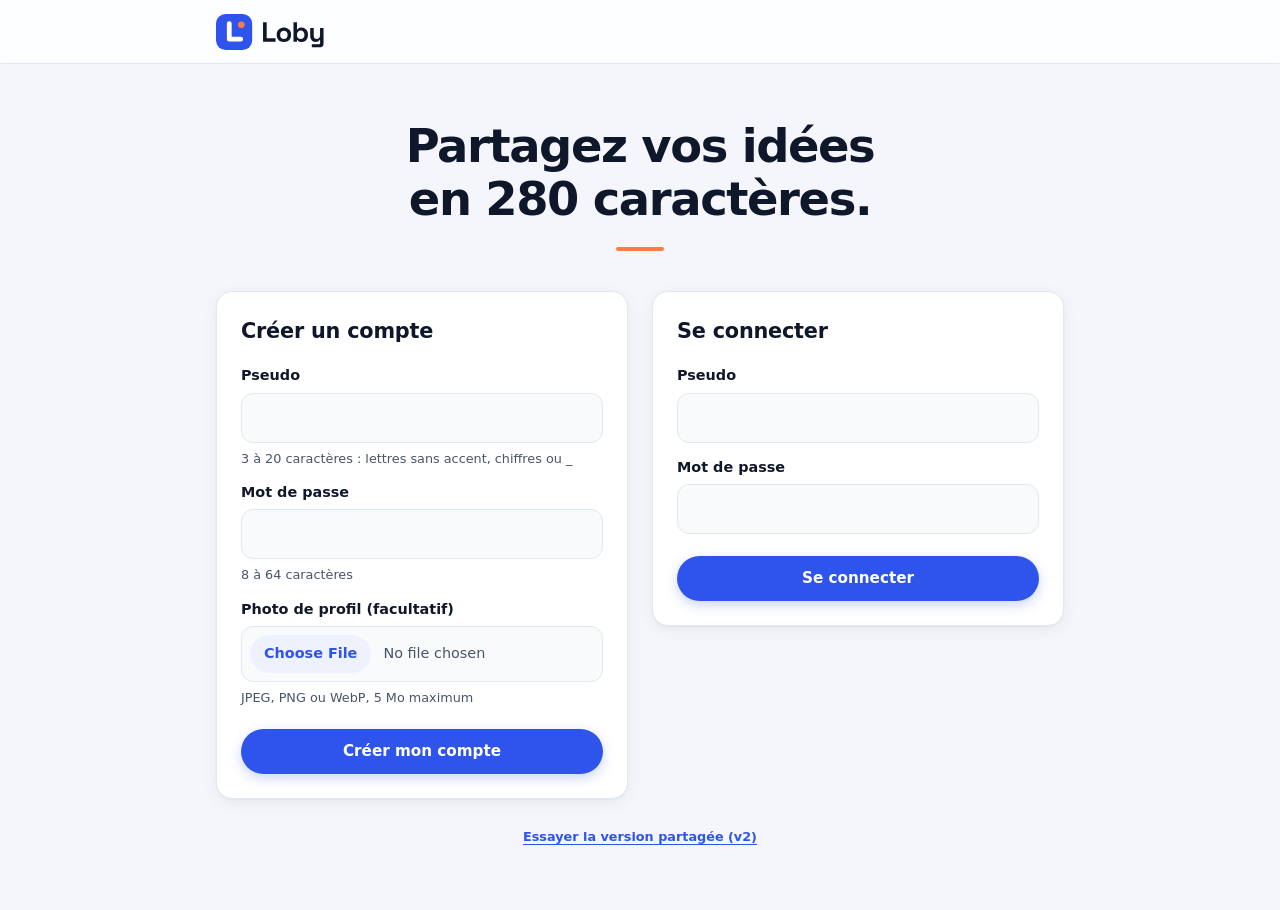
<file: index.html>
<!DOCTYPE html>
<!--
  Fichier : index.html
  Rôle    : page d'accueil de Loby, avec les formulaires « Créer un compte » et « Se connecter ».
            Après une inscription ou une connexion réussie, on est redirigé vers fil.html.
  Membre  : Membre 4 (en-têtes de sécurité) et Membre 1 (formulaires de comptes)
-->
<html lang="fr">
<head>
  <!-- Encodage des caractères : doit être la toute première balise pour bien afficher les accents. -->
  <meta charset="UTF-8">

  <!--
    SÉCURITÉ : Content-Security-Policy (CSP). Liste blanche de ce que la page a le droit de charger.
    Si un attaquant réussit à injecter du code dans la page (attaque XSS), le navigateur refusera de l'exécuter.
    - default-src 'self' : par défaut, uniquement des fichiers venant de notre propre site.
    - script-src 'self' : scripts seulement depuis nos fichiers .js (aucun <script> inline, aucun onclick, pas d'eval).
    - style-src 'self'  : styles seulement depuis css/style.css (aucun attribut style="..." ni <style>).
    - img-src 'self' data: : images depuis notre site, ou écrites directement dans la page sous forme de
      « data URL » (texte "data:image/jpeg;base64,..."). C'est nécessaire car les photos (profil et posts)
      sont gardées dans le localStorage sous cette forme. C'est sans danger : data: n'est autorisé QUE pour
      les images, pas pour les scripts (script-src reste 'self'), une image affichée dans <img> ne peut pas
      exécuter de JavaScript, et images.js n'affiche que des JPEG redessinés par notre canvas.
      Aucune adresse externe n'est autorisée : pas d'image piégée chargée depuis un autre site.
    - object-src 'none' : aucun plugin (<object>, <embed>), souvent utilisés pour exécuter du code.
    - base-uri 'self'   : empêche d'injecter une balise <base> qui détournerait tous nos chemins relatifs.
    - form-action 'self': les formulaires ne peuvent envoyer leurs données que vers notre site (pas de vol d'identifiants).
    Placée juste après charset pour s'appliquer avant le chargement de toute autre ressource.
  -->
  <meta http-equiv="Content-Security-Policy"
        content="default-src 'self'; script-src 'self'; style-src 'self'; img-src 'self' data:; object-src 'none'; base-uri 'self'; form-action 'self'">

  <!-- Adapte l'affichage à la largeur de l'écran (téléphones). -->
  <meta name="viewport" content="width=device-width, initial-scale=1">

  <!-- SÉCURITÉ : n'envoie jamais l'adresse de notre page aux autres sites (fuite d'informations via l'en-tête Referer). -->
  <meta name="referrer" content="no-referrer">

  <title>Loby — Connexion</title>

  <!-- Icônes du site (chemins RELATIFS : le site est publié dans un sous-dossier sur GitHub Pages). -->
  <!-- Icône de l'onglet en SVG : nette à toutes les tailles (navigateurs récents). -->
  <link rel="icon" href="assets/favicon/favicon.svg" type="image/svg+xml">
  <!-- Solution de secours pour les navigateurs qui ne lisent pas le SVG. -->
  <link rel="icon" href="assets/favicon/favicon.ico" sizes="48x48">
  <!-- Icône quand on ajoute le site à l'écran d'accueil d'un iPhone. -->
  <link rel="apple-touch-icon" href="assets/favicon/apple-touch-icon.png">
  <!-- Fiche d'identité du site (nom + icônes Android). -->
  <link rel="manifest" href="assets/favicon/site.webmanifest">
  <!-- Couleur de la barre du navigateur sur mobile (couleur principale de Loby). -->
  <meta name="theme-color" content="#2F54EB">

  <!-- Feuille de style externe (les styles inline sont interdits par la CSP). -->
  <link rel="stylesheet" href="css/style.css">
</head>
<body>
  <header class="en-tete">
    <img src="assets/logo/loby-horizontal-bleu.svg" alt="Loby" height="40">
  </header>

  <main class="contenu contenu--accueil">
    <h1 class="accroche">Partagez vos idées en 280 caractères.</h1>

    <div class="grille-formulaires">
      <!-- Formulaire d'inscription. -->
      <section class="carte">
        <h2 class="carte-titre">Créer un compte</h2>
        <!--
          SÉCURITÉ : validation HTML (required, minlength, maxlength, pattern). Première barrière contre
          les saisies hors règles ; elle est revérifiée en JavaScript (validation.js) car elle se contourne avec F12.
          Pas d'attribut "action" : l'envoi est géré en JS (comptes.js), les données ne quittent jamais le navigateur.
        -->
        <form id="formulaire-inscription" class="formulaire">
          <label for="inscription-pseudo">Pseudo</label>
          <input type="text" id="inscription-pseudo" name="pseudo"
                 required minlength="3" maxlength="20" pattern="[A-Za-z0-9_]{3,20}" autocomplete="username">
          <p class="aide">3 à 20 caractères : lettres sans accent, chiffres ou _</p>

          <label for="inscription-mot-de-passe">Mot de passe</label>
          <!-- autocomplete="new-password" : le gestionnaire de mots de passe propose un mot de passe fort. -->
          <input type="password" id="inscription-mot-de-passe" name="mot-de-passe"
                 required minlength="8" maxlength="64" autocomplete="new-password">
          <p class="aide">8 à 64 caractères</p>

          <label for="inscription-photo">Photo de profil (facultatif)</label>
          <!--
            SÉCURITÉ : accept limite la fenêtre de choix aux images JPEG, PNG et WebP (pas de SVG, qui peut contenir
            du JavaScript). C'est seulement une aide : images.js revérifie le type, les premiers octets et le poids,
            puis redessine l'image pour supprimer les métadonnées (position GPS…).
          -->
          <input type="file" id="inscription-photo" name="photo" accept="image/jpeg,image/png,image/webp">
          <p class="aide">JPEG, PNG ou WebP, 5 Mo maximum</p>

          <!-- Zone des messages d'erreur (remplie en JS avec textContent). aria-live : lue par les lecteurs d'écran. -->
          <p id="message-inscription" class="message-erreur" aria-live="polite"></p>
          <button type="submit" id="bouton-inscription" class="bouton bouton--principal">Créer mon compte</button>
        </form>
      </section>

      <!-- Formulaire de connexion. -->
      <section class="carte">
        <h2 class="carte-titre">Se connecter</h2>
        <!-- SÉCURITÉ : mêmes règles HTML que l'inscription, revérifiées en JavaScript. -->
        <form id="formulaire-connexion" class="formulaire">
          <label for="connexion-pseudo">Pseudo</label>
          <input type="text" id="connexion-pseudo" name="pseudo"
                 required minlength="3" maxlength="20" pattern="[A-Za-z0-9_]{3,20}" autocomplete="username">

          <label for="connexion-mot-de-passe">Mot de passe</label>
          <input type="password" id="connexion-mot-de-passe" name="mot-de-passe"
                 required minlength="8" maxlength="64" autocomplete="current-password">

          <p id="message-connexion" class="message-erreur" aria-live="polite"></p>
          <button type="submit" id="bouton-connexion" class="bouton bouton--principal">Se connecter</button>
        </form>
      </section>
    </div>
    <p class="aide"><a href="v2/index.html">Essayer la version partagée (v2)</a></p>
  </main>

  <!--
    SÉCURITÉ : scripts uniquement dans des fichiers .js séparés (aucun <script> inline), seul cas autorisé
    par la CSP (script-src 'self'). Placés en fin de page pour que les formulaires existent déjà.
    L'ordre compte : chaque fichier utilise les fonctions des fichiers chargés avant lui.
  -->
  <script src="js/stockage.js"></script>
  <script src="js/validation.js"></script>
  <script src="js/hachage.js"></script>
  <script src="js/images.js"></script>
  <script src="js/comptes.js"></script>
</body>
</html>
</file>
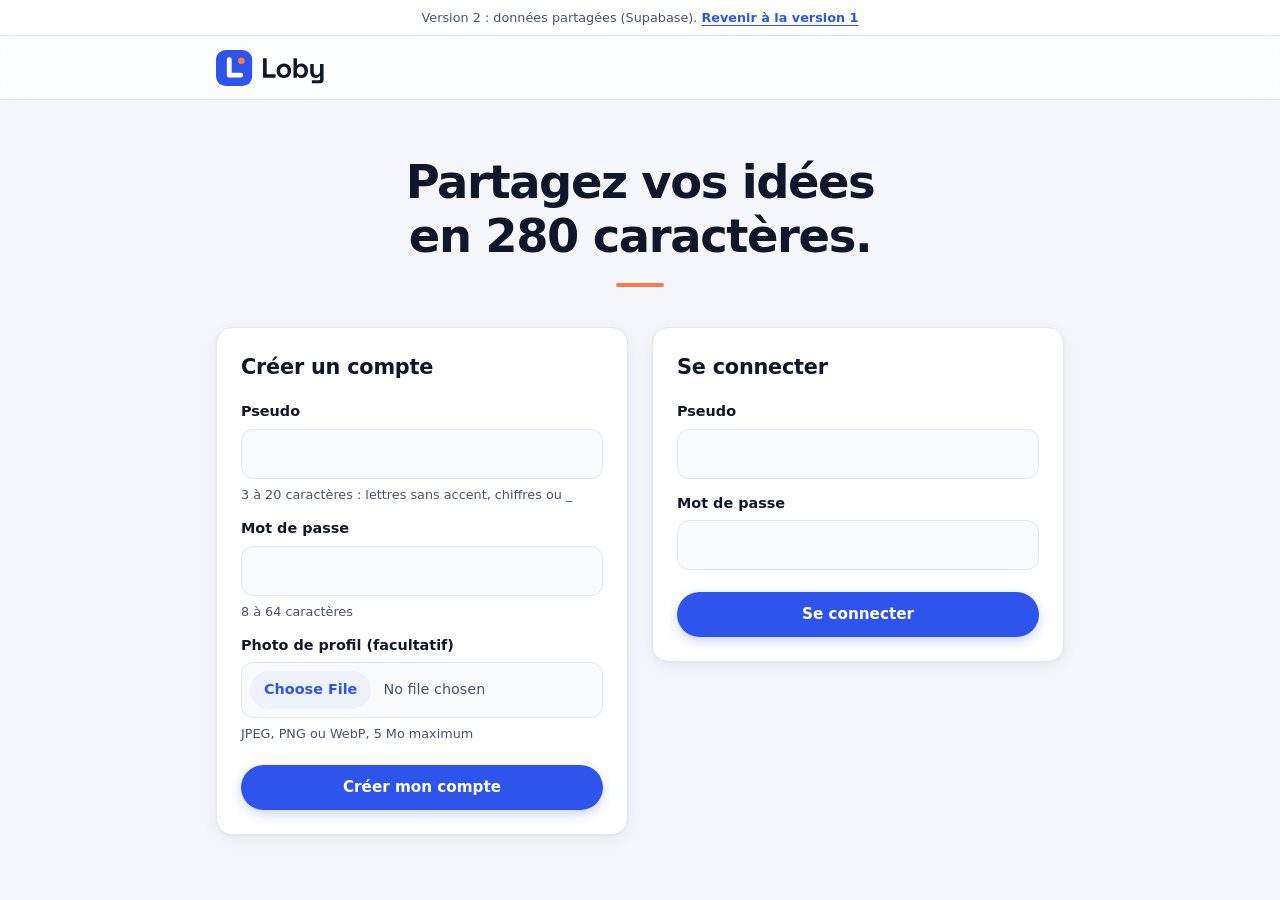
<file: v2/index.html>
<!DOCTYPE html>
<!--
  Fichier : v2/index.html
  Rôle    : page d'accueil de la version 2 de Loby (données partagées avec Supabase), avec les formulaires
            « Créer un compte » et « Se connecter ». Après une inscription ou une connexion réussie : fil.html.
  Membre  : Membre 4 (en-têtes de sécurité) et Membre 1 (formulaires de comptes)
-->
<html lang="fr">
<head>
  <!-- Encodage des caractères : doit être la toute première balise pour bien afficher les accents. -->
  <meta charset="UTF-8">

  <!--
    SÉCURITÉ : Content-Security-Policy (CSP), la même qu'en version 1 (voir ../index.html pour le détail
    de chaque directive), avec UNE directive en plus :
    - connect-src 'self' https://tcskegpdoldosfefhmvy.supabase.co : fetch() ne peut contacter que notre site
      et NOTRE projet Supabase. Si un attaquant réussissait à injecter du code, il ne pourrait pas envoyer
      les données (jeton de connexion, posts) vers son propre serveur : le navigateur bloquerait la requête.
    data: reste autorisé uniquement pour les images (photos en data URL), jamais pour les scripts.
  -->
  <meta http-equiv="Content-Security-Policy"
        content="default-src 'self'; script-src 'self'; style-src 'self'; img-src 'self' data:; connect-src 'self' https://tcskegpdoldosfefhmvy.supabase.co; object-src 'none'; base-uri 'self'; form-action 'self'">

  <!-- Adapte l'affichage à la largeur de l'écran (téléphones). -->
  <meta name="viewport" content="width=device-width, initial-scale=1">

  <!-- SÉCURITÉ : n'envoie jamais l'adresse de notre page aux autres sites (fuite d'informations via l'en-tête Referer). -->
  <meta name="referrer" content="no-referrer">

  <title>Loby v2 — Connexion</title>

  <!-- Icônes et feuille de style de la version 1, réutilisées (chemins RELATIFS : ../ remonte d'un dossier). -->
  <link rel="icon" href="../assets/favicon/favicon.svg" type="image/svg+xml">
  <link rel="icon" href="../assets/favicon/favicon.ico" sizes="48x48">
  <link rel="apple-touch-icon" href="../assets/favicon/apple-touch-icon.png">
  <link rel="manifest" href="../assets/favicon/site.webmanifest">
  <meta name="theme-color" content="#2F54EB">
  <link rel="stylesheet" href="../css/style.css">
</head>
<body>
  <!-- Bandeau de la version 2 (styles déjà existants : en-tete + aide). -->
  <p class="en-tete aide">Version 2 : données partagées (Supabase). <a href="../index.html">Revenir à la version 1</a></p>

  <header class="en-tete">
    <img src="../assets/logo/loby-horizontal-bleu.svg" alt="Loby" height="40">
  </header>

  <main class="contenu contenu--accueil">
    <h1 class="accroche">Partagez vos idées en 280 caractères.</h1>

    <div class="grille-formulaires">
      <!-- Formulaire d'inscription. -->
      <section class="carte">
        <h2 class="carte-titre">Créer un compte</h2>
        <!--
          SÉCURITÉ : validation HTML (required, minlength, maxlength, pattern), revérifiée en JavaScript
          (../js/validation.js) puis par la base Supabase elle-même (contrainte check sur le pseudo).
          Pas d'attribut "action" : l'envoi est géré en JS (js/comptes.js).
        -->
        <form id="formulaire-inscription" class="formulaire">
          <label for="inscription-pseudo">Pseudo</label>
          <input type="text" id="inscription-pseudo" name="pseudo"
                 required minlength="3" maxlength="20" pattern="[A-Za-z0-9_]{3,20}" autocomplete="username">
          <p class="aide">3 à 20 caractères : lettres sans accent, chiffres ou _</p>

          <label for="inscription-mot-de-passe">Mot de passe</label>
          <input type="password" id="inscription-mot-de-passe" name="mot-de-passe"
                 required minlength="8" maxlength="64" autocomplete="new-password">
          <p class="aide">8 à 64 caractères</p>

          <label for="inscription-photo">Photo de profil (facultatif)</label>
          <!-- SÉCURITÉ : accept limite le choix aux JPEG, PNG et WebP ; images.js revérifie tout (type, octets, poids). -->
          <input type="file" id="inscription-photo" name="photo" accept="image/jpeg,image/png,image/webp">
          <p class="aide">JPEG, PNG ou WebP, 5 Mo maximum</p>

          <p id="message-inscription" class="message-erreur" aria-live="polite"></p>
          <button type="submit" id="bouton-inscription" class="bouton bouton--principal">Créer mon compte</button>
        </form>
      </section>

      <!-- Formulaire de connexion. -->
      <section class="carte">
        <h2 class="carte-titre">Se connecter</h2>
        <!-- SÉCURITÉ : mêmes règles HTML que l'inscription, revérifiées en JavaScript. -->
        <form id="formulaire-connexion" class="formulaire">
          <label for="connexion-pseudo">Pseudo</label>
          <input type="text" id="connexion-pseudo" name="pseudo"
                 required minlength="3" maxlength="20" pattern="[A-Za-z0-9_]{3,20}" autocomplete="username">

          <label for="connexion-mot-de-passe">Mot de passe</label>
          <input type="password" id="connexion-mot-de-passe" name="mot-de-passe"
                 required minlength="8" maxlength="64" autocomplete="current-password">

          <p id="message-connexion" class="message-erreur" aria-live="polite"></p>
          <button type="submit" id="bouton-connexion" class="bouton bouton--principal">Se connecter</button>
        </form>
      </section>
    </div>
  </main>

  <!--
    SÉCURITÉ : scripts uniquement dans des fichiers .js séparés (aucun <script> inline), seul cas autorisé
    par la CSP (script-src 'self'). validation.js et images.js sont ceux de la version 1, réutilisés sans copie.
    L'ordre compte : chaque fichier utilise les fonctions des fichiers chargés avant lui.
  -->
  <script src="../js/validation.js"></script>
  <script src="../js/images.js"></script>
  <script src="js/config.js"></script>
  <script src="js/supabase.js"></script>
  <script src="js/comptes.js"></script>
</body>
</html>
</file>
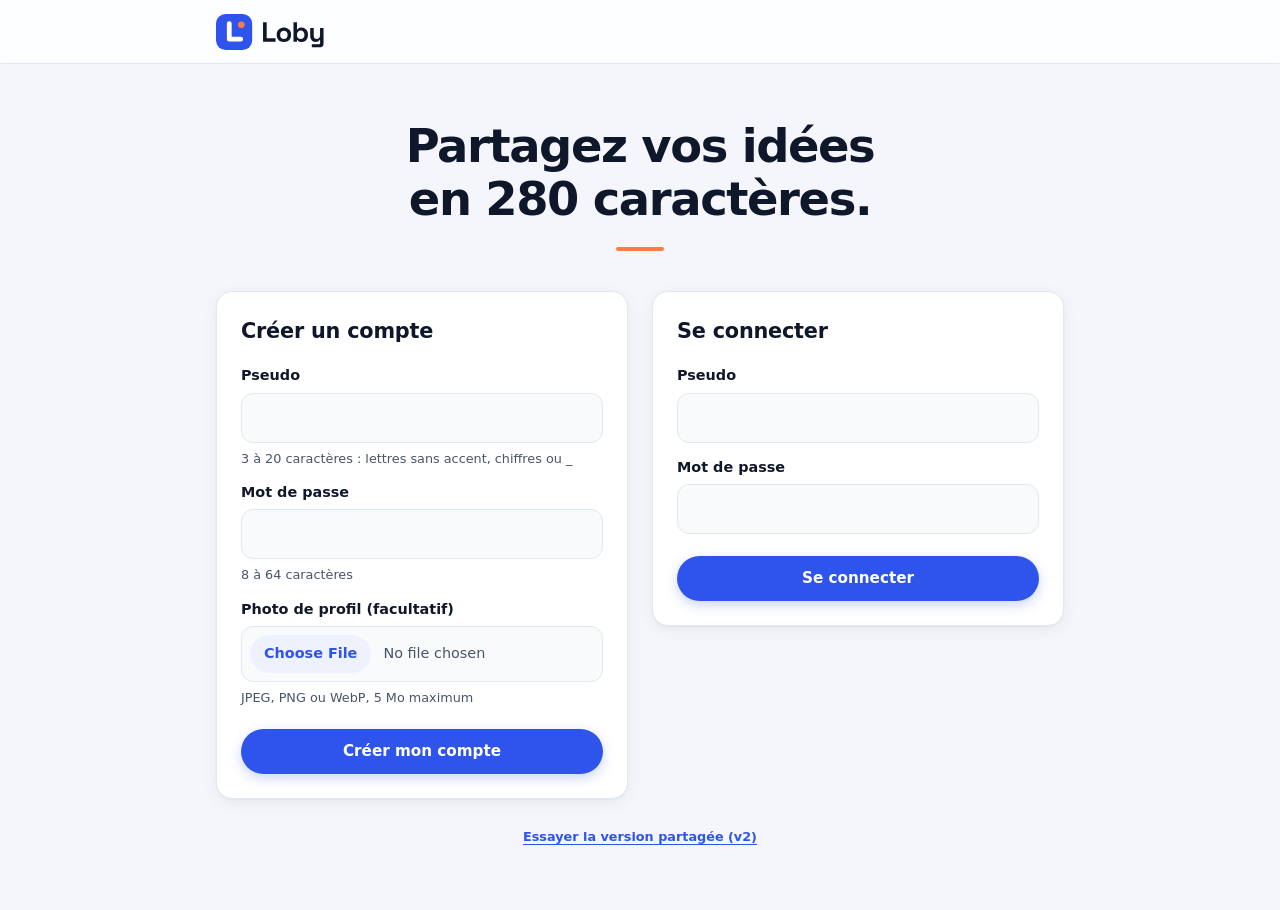
<file: fil.html>
<!DOCTYPE html>
<!--
  Fichier : fil.html
  Rôle    : page du fil d'actualité de Loby (réservée aux utilisateurs connectés) : posts de tous les comptes,
            du plus récent au plus ancien, menu de navigation et bouton « + » pour publier.
  Membre  : Membre 3 (fil d'actualité et interface)
-->
<html lang="fr">
<head>
  <!-- Encodage des caractères : doit être la toute première balise pour bien afficher les accents. -->
  <meta charset="UTF-8">

  <!--
    SÉCURITÉ : Content-Security-Policy (CSP). Liste blanche de ce que la page a le droit de charger.
    Si un attaquant réussit à injecter du code dans la page (attaque XSS), le navigateur refusera de l'exécuter.
    - default-src 'self' : par défaut, uniquement des fichiers venant de notre propre site.
    - script-src 'self' : scripts seulement depuis nos fichiers .js (aucun <script> inline, aucun onclick, pas d'eval).
    - style-src 'self'  : styles seulement depuis css/style.css (aucun attribut style="..." ni <style>).
    - img-src 'self' data: : images depuis notre site, ou écrites directement dans la page sous forme de
      « data URL » (texte "data:image/jpeg;base64,..."). C'est nécessaire car les photos (profil et posts)
      sont gardées dans le localStorage sous cette forme. C'est sans danger : data: n'est autorisé QUE pour
      les images, pas pour les scripts (script-src reste 'self'), une image affichée dans <img> ne peut pas
      exécuter de JavaScript, et images.js n'affiche que des JPEG redessinés par notre canvas.
      Aucune adresse externe n'est autorisée : pas d'image piégée chargée depuis un autre site.
    - object-src 'none' : aucun plugin (<object>, <embed>), souvent utilisés pour exécuter du code.
    - base-uri 'self'   : empêche d'injecter une balise <base> qui détournerait tous nos chemins relatifs.
    - form-action 'self': les formulaires ne peuvent envoyer leurs données que vers notre site (pas de vol de données).
    Placée juste après charset pour s'appliquer avant le chargement de toute autre ressource.
  -->
  <meta http-equiv="Content-Security-Policy"
        content="default-src 'self'; script-src 'self'; style-src 'self'; img-src 'self' data:; object-src 'none'; base-uri 'self'; form-action 'self'">

  <!-- Adapte l'affichage à la largeur de l'écran (téléphones). -->
  <meta name="viewport" content="width=device-width, initial-scale=1">

  <!-- SÉCURITÉ : n'envoie jamais l'adresse de notre page aux autres sites (fuite d'informations via l'en-tête Referer). -->
  <meta name="referrer" content="no-referrer">

  <title>Loby — Fil d'actualité</title>

  <!-- Icônes du site (chemins RELATIFS : le site est publié dans un sous-dossier sur GitHub Pages). -->
  <!-- Icône de l'onglet en SVG : nette à toutes les tailles (navigateurs récents). -->
  <link rel="icon" href="assets/favicon/favicon.svg" type="image/svg+xml">
  <!-- Solution de secours pour les navigateurs qui ne lisent pas le SVG. -->
  <link rel="icon" href="assets/favicon/favicon.ico" sizes="48x48">
  <!-- Icône quand on ajoute le site à l'écran d'accueil d'un iPhone. -->
  <link rel="apple-touch-icon" href="assets/favicon/apple-touch-icon.png">
  <!-- Fiche d'identité du site (nom + icônes Android). -->
  <link rel="manifest" href="assets/favicon/site.webmanifest">
  <!-- Couleur de la barre du navigateur sur mobile (couleur principale de Loby). -->
  <meta name="theme-color" content="#2F54EB">

  <!-- Feuille de style externe (les styles inline sont interdits par la CSP). -->
  <link rel="stylesheet" href="css/style.css">
</head>
<body>
  <!-- En-tête : logo, menu (Fil, Profil) et avatar qui mène au profil. Identique sur les 3 pages connectées. -->
  <header class="en-tete en-tete--connecte">
    <img src="assets/logo/loby-horizontal-bleu.svg" alt="Loby" height="40">
    <!--
      Menu principal : dans l'en-tête sur ordinateur, barre d'onglets en bas de l'écran sur téléphone (style.css).
      aria-current="page" marque l'onglet de la page ouverte (lecteurs d'écran + style). Les icônes SVG sont
      décoratives (aria-hidden) : le libellé écrit à côté suffit.
    -->
    <nav class="navigation" aria-label="Navigation principale">
      <a href="fil.html" class="navigation-lien" aria-current="page">
        <svg class="icone" viewBox="0 0 24 24" width="24" height="24" aria-hidden="true" focusable="false">
          <path d="M3 10.5 12 3l9 7.5V20a1 1 0 0 1-1 1h-5v-6H9v6H4a1 1 0 0 1-1-1z"/>
        </svg>
        <span>Fil</span>
      </a>
      <a href="profil.html" class="navigation-lien">
        <svg class="icone" viewBox="0 0 24 24" width="24" height="24" aria-hidden="true" focusable="false">
          <circle cx="12" cy="8" r="4"/>
          <path d="M4 21a8 8 0 0 1 16 0"/>
        </svg>
        <span>Profil</span>
      </a>
    </nav>
    <!-- Avatar de l'utilisateur connecté (rempli en JS par cartes.js) : lien vers son profil. -->
    <a href="profil.html" id="lien-avatar" class="bouton-avatar" aria-label="Mon profil"></a>
  </header>

  <main class="contenu contenu--connecte">
    <h1 class="titre-cache">Fil d'actualité</h1>

    <!-- Le fil : les posts sont construits en JS avec createElement + textContent (jamais innerHTML). -->
    <section aria-labelledby="titre-fil">
      <h2 id="titre-fil" class="titre-section titre-section--haut">Fil</h2>
      <!-- Erreurs liées aux likes et aux suppressions (cartes.js). -->
      <p id="message-posts" class="message-erreur message-erreur--haut" aria-live="polite"></p>
      <div id="liste-posts"></div>
    </section>
  </main>

  <!-- Bouton rond « + » toujours visible : c'est un simple lien vers la page de publication. -->
  <a href="publier.html" class="bouton-flottant" aria-label="Publier un post">
    <svg class="icone" viewBox="0 0 24 24" width="28" height="28" aria-hidden="true" focusable="false">
      <path d="M12 5v14M5 12h14"/>
    </svg>
  </a>

  <!--
    SÉCURITÉ : scripts uniquement dans des fichiers .js séparés (aucun <script> inline), seul cas autorisé
    par la CSP (script-src 'self'). Placés en fin de page pour que les éléments existent déjà.
    fil.js vérifie la session dès son chargement (verifierConnexion, cartes.js) et redirige vers index.html
    si personne n'est connecté.
  -->
  <script src="js/stockage.js"></script>
  <script src="js/validation.js"></script>
  <script src="js/images.js"></script>
  <script src="js/posts.js"></script>
  <script src="js/cartes.js"></script>
  <script src="js/fil.js"></script>
</body>
</html>
</file>
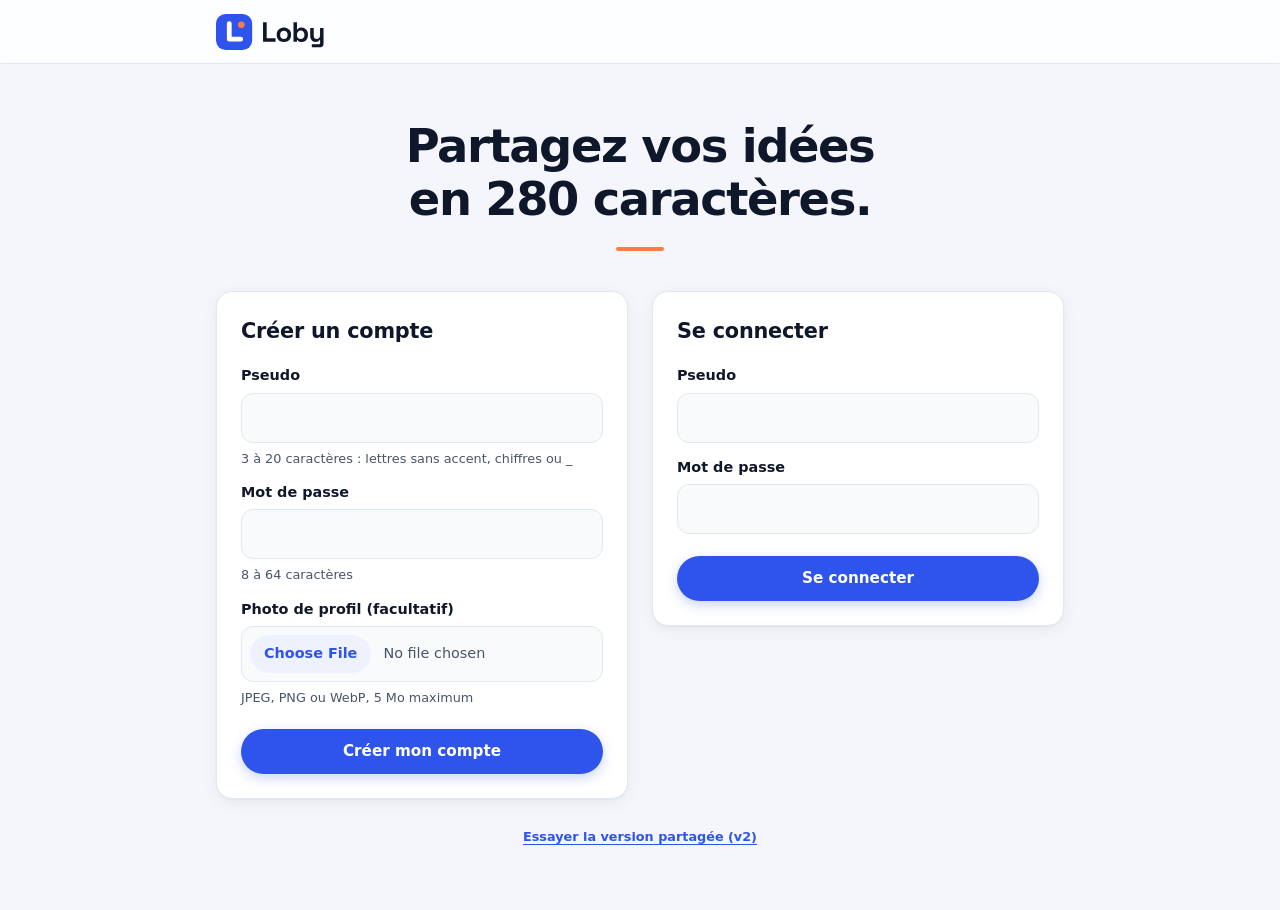
<file: profil.html>
<!DOCTYPE html>
<!--
  Fichier : profil.html
  Rôle    : page Profil de Loby (réservée aux utilisateurs connectés) : avatar et pseudo, changement de photo
            de profil, nombre de posts et de likes reçus, liste de mes posts uniquement, déconnexion.
  Membre  : Membre 1 (comptes)
-->
<html lang="fr">
<head>
  <!-- Encodage des caractères : doit être la toute première balise pour bien afficher les accents. -->
  <meta charset="UTF-8">

  <!--
    SÉCURITÉ : Content-Security-Policy (CSP). Liste blanche de ce que la page a le droit de charger.
    Si un attaquant réussit à injecter du code dans la page (attaque XSS), le navigateur refusera de l'exécuter.
    - default-src 'self' : par défaut, uniquement des fichiers venant de notre propre site.
    - script-src 'self' : scripts seulement depuis nos fichiers .js (aucun <script> inline, aucun onclick, pas d'eval).
    - style-src 'self'  : styles seulement depuis css/style.css (aucun attribut style="..." ni <style>).
    - img-src 'self' data: : images depuis notre site, ou écrites directement dans la page sous forme de
      « data URL » (texte "data:image/jpeg;base64,..."). C'est nécessaire car les photos (profil et posts)
      sont gardées dans le localStorage sous cette forme. C'est sans danger : data: n'est autorisé QUE pour
      les images, pas pour les scripts (script-src reste 'self'), une image affichée dans <img> ne peut pas
      exécuter de JavaScript, et images.js n'affiche que des JPEG redessinés par notre canvas.
      Aucune adresse externe n'est autorisée : pas d'image piégée chargée depuis un autre site.
    - object-src 'none' : aucun plugin (<object>, <embed>), souvent utilisés pour exécuter du code.
    - base-uri 'self'   : empêche d'injecter une balise <base> qui détournerait tous nos chemins relatifs.
    - form-action 'self': les formulaires ne peuvent envoyer leurs données que vers notre site (pas de vol de données).
    Placée juste après charset pour s'appliquer avant le chargement de toute autre ressource.
  -->
  <meta http-equiv="Content-Security-Policy"
        content="default-src 'self'; script-src 'self'; style-src 'self'; img-src 'self' data:; object-src 'none'; base-uri 'self'; form-action 'self'">

  <!-- Adapte l'affichage à la largeur de l'écran (téléphones). -->
  <meta name="viewport" content="width=device-width, initial-scale=1">

  <!-- SÉCURITÉ : n'envoie jamais l'adresse de notre page aux autres sites (fuite d'informations via l'en-tête Referer). -->
  <meta name="referrer" content="no-referrer">

  <title>Loby — Mon profil</title>

  <!-- Icônes du site (chemins RELATIFS : le site est publié dans un sous-dossier sur GitHub Pages). -->
  <!-- Icône de l'onglet en SVG : nette à toutes les tailles (navigateurs récents). -->
  <link rel="icon" href="assets/favicon/favicon.svg" type="image/svg+xml">
  <!-- Solution de secours pour les navigateurs qui ne lisent pas le SVG. -->
  <link rel="icon" href="assets/favicon/favicon.ico" sizes="48x48">
  <!-- Icône quand on ajoute le site à l'écran d'accueil d'un iPhone. -->
  <link rel="apple-touch-icon" href="assets/favicon/apple-touch-icon.png">
  <!-- Fiche d'identité du site (nom + icônes Android). -->
  <link rel="manifest" href="assets/favicon/site.webmanifest">
  <!-- Couleur de la barre du navigateur sur mobile (couleur principale de Loby). -->
  <meta name="theme-color" content="#2F54EB">

  <!-- Feuille de style externe (les styles inline sont interdits par la CSP). -->
  <link rel="stylesheet" href="css/style.css">
</head>
<body>
  <!-- En-tête : logo, menu (Fil, Profil) et avatar qui mène au profil. Identique sur les 3 pages connectées. -->
  <header class="en-tete en-tete--connecte">
    <img src="assets/logo/loby-horizontal-bleu.svg" alt="Loby" height="40">
    <!--
      Menu principal : dans l'en-tête sur ordinateur, barre d'onglets en bas de l'écran sur téléphone (style.css).
      aria-current="page" marque l'onglet de la page ouverte (lecteurs d'écran + style). Les icônes SVG sont
      décoratives (aria-hidden) : le libellé écrit à côté suffit.
    -->
    <nav class="navigation" aria-label="Navigation principale">
      <a href="fil.html" class="navigation-lien">
        <svg class="icone" viewBox="0 0 24 24" width="24" height="24" aria-hidden="true" focusable="false">
          <path d="M3 10.5 12 3l9 7.5V20a1 1 0 0 1-1 1h-5v-6H9v6H4a1 1 0 0 1-1-1z"/>
        </svg>
        <span>Fil</span>
      </a>
      <a href="profil.html" class="navigation-lien" aria-current="page">
        <svg class="icone" viewBox="0 0 24 24" width="24" height="24" aria-hidden="true" focusable="false">
          <circle cx="12" cy="8" r="4"/>
          <path d="M4 21a8 8 0 0 1 16 0"/>
        </svg>
        <span>Profil</span>
      </a>
    </nav>
    <!-- Avatar de l'utilisateur connecté (rempli en JS par cartes.js) : lien vers son profil. -->
    <a href="profil.html" id="lien-avatar" class="bouton-avatar" aria-label="Mon profil"></a>
  </header>

  <main class="contenu contenu--connecte">
    <!-- Carte du profil : avatar, pseudo, chiffres et boutons (remplis en JS par profil.js, avec textContent). -->
    <section class="carte profil">
      <div id="profil-avatar" class="profil-avatar"></div>
      <h1 id="profil-pseudo" class="profil-pseudo"></h1>
      <!-- SÉCURITÉ : accept limite le choix aux JPEG, PNG et WebP ; images.js revérifie tout (type, octets, poids). -->
      <input type="file" id="champ-avatar" accept="image/jpeg,image/png,image/webp" hidden>
      <button type="button" id="bouton-avatar" class="bouton bouton--secondaire">Changer ma photo</button>
      <!-- Erreurs liées au changement de photo de profil (fichier refusé, stockage plein). -->
      <p id="message-avatar" class="message-erreur" aria-live="polite"></p>

      <div class="profil-chiffres">
        <p class="profil-chiffre"><strong id="nombre-posts">0</strong> <span>Posts</span></p>
        <p class="profil-chiffre"><strong id="nombre-likes">0</strong> <span>Likes reçus</span></p>
      </div>

      <button type="button" id="bouton-deconnexion" class="bouton bouton--secondaire">Se déconnecter</button>
    </section>

    <!-- Mes posts : construits en JS avec createElement + textContent (jamais innerHTML), comme dans le fil. -->
    <section aria-labelledby="titre-mes-posts">
      <h2 id="titre-mes-posts" class="titre-section">Mes posts</h2>
      <!-- Erreurs liées aux likes et aux suppressions (cartes.js). -->
      <p id="message-posts" class="message-erreur message-erreur--haut" aria-live="polite"></p>
      <div id="liste-posts"></div>
    </section>
  </main>

  <!-- Bouton rond « + » toujours visible : c'est un simple lien vers la page de publication. -->
  <a href="publier.html" class="bouton-flottant" aria-label="Publier un post">
    <svg class="icone" viewBox="0 0 24 24" width="28" height="28" aria-hidden="true" focusable="false">
      <path d="M12 5v14M5 12h14"/>
    </svg>
  </a>

  <!--
    SÉCURITÉ : scripts uniquement dans des fichiers .js séparés (aucun <script> inline), seul cas autorisé
    par la CSP (script-src 'self'). Placés en fin de page pour que les éléments existent déjà.
    profil.js vérifie la session dès son chargement (verifierConnexion, cartes.js) et redirige vers index.html
    si personne n'est connecté.
  -->
  <script src="js/stockage.js"></script>
  <script src="js/validation.js"></script>
  <script src="js/images.js"></script>
  <script src="js/posts.js"></script>
  <script src="js/cartes.js"></script>
  <script src="js/profil.js"></script>
</body>
</html>
</file>
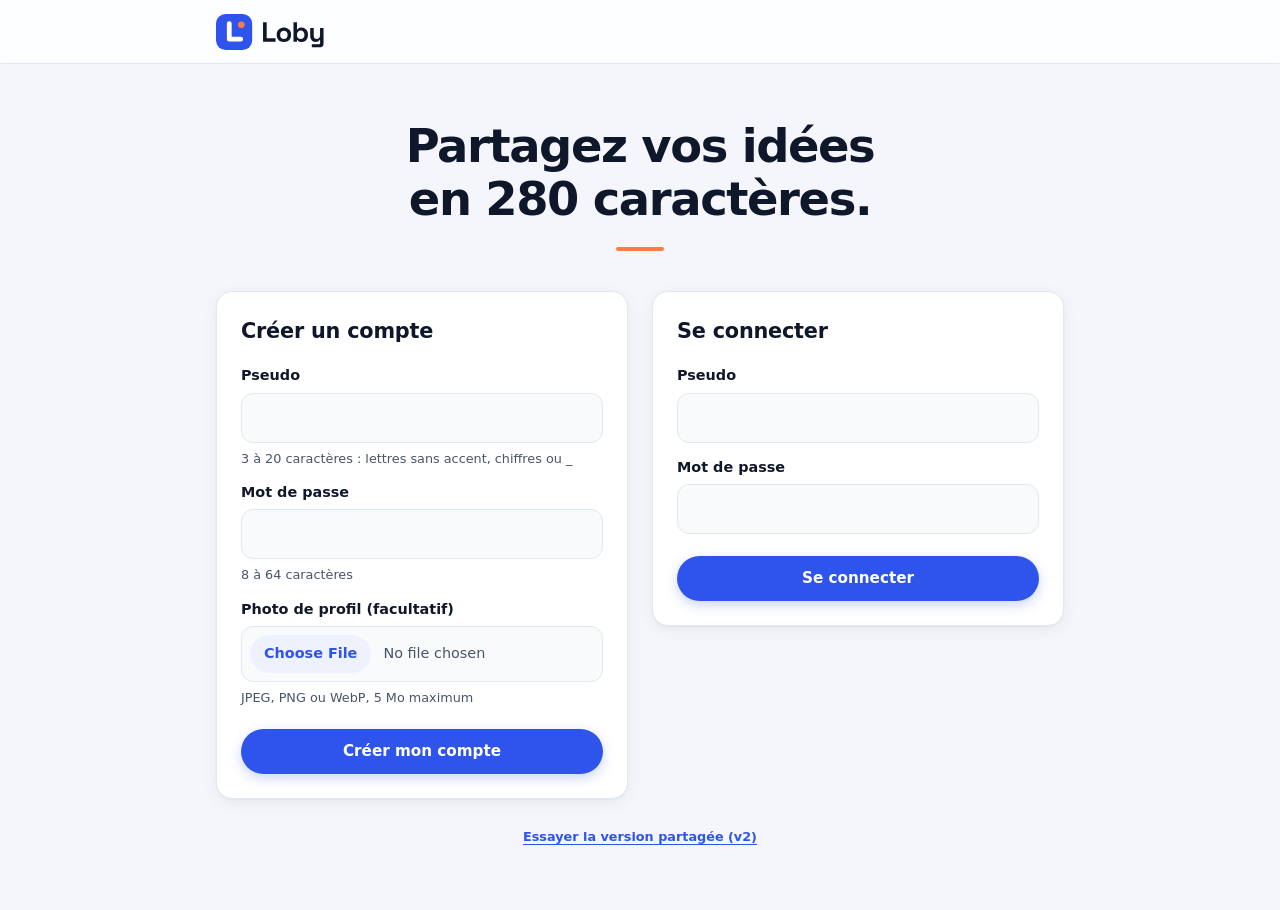
<file: publier.html>
<!DOCTYPE html>
<!--
  Fichier : publier.html
  Rôle    : page de publication de Loby (réservée aux utilisateurs connectés) : formulaire d'un nouveau post,
            avec une photo facultative (aperçu) et un texte de 280 caractères maximum. Retour au fil après publication.
  Membre  : Membre 2 (posts et photos)
-->
<html lang="fr">
<head>
  <!-- Encodage des caractères : doit être la toute première balise pour bien afficher les accents. -->
  <meta charset="UTF-8">

  <!--
    SÉCURITÉ : Content-Security-Policy (CSP). Liste blanche de ce que la page a le droit de charger.
    Si un attaquant réussit à injecter du code dans la page (attaque XSS), le navigateur refusera de l'exécuter.
    - default-src 'self' : par défaut, uniquement des fichiers venant de notre propre site.
    - script-src 'self' : scripts seulement depuis nos fichiers .js (aucun <script> inline, aucun onclick, pas d'eval).
    - style-src 'self'  : styles seulement depuis css/style.css (aucun attribut style="..." ni <style>).
    - img-src 'self' data: : images depuis notre site, ou écrites directement dans la page sous forme de
      « data URL » (texte "data:image/jpeg;base64,..."). C'est nécessaire car les photos (profil et posts)
      sont gardées dans le localStorage sous cette forme. C'est sans danger : data: n'est autorisé QUE pour
      les images, pas pour les scripts (script-src reste 'self'), une image affichée dans <img> ne peut pas
      exécuter de JavaScript, et images.js n'affiche que des JPEG redessinés par notre canvas.
      Aucune adresse externe n'est autorisée : pas d'image piégée chargée depuis un autre site.
    - object-src 'none' : aucun plugin (<object>, <embed>), souvent utilisés pour exécuter du code.
    - base-uri 'self'   : empêche d'injecter une balise <base> qui détournerait tous nos chemins relatifs.
    - form-action 'self': les formulaires ne peuvent envoyer leurs données que vers notre site (pas de vol de données).
    Placée juste après charset pour s'appliquer avant le chargement de toute autre ressource.
  -->
  <meta http-equiv="Content-Security-Policy"
        content="default-src 'self'; script-src 'self'; style-src 'self'; img-src 'self' data:; object-src 'none'; base-uri 'self'; form-action 'self'">

  <!-- Adapte l'affichage à la largeur de l'écran (téléphones). -->
  <meta name="viewport" content="width=device-width, initial-scale=1">

  <!-- SÉCURITÉ : n'envoie jamais l'adresse de notre page aux autres sites (fuite d'informations via l'en-tête Referer). -->
  <meta name="referrer" content="no-referrer">

  <title>Loby — Publier</title>

  <!-- Icônes du site (chemins RELATIFS : le site est publié dans un sous-dossier sur GitHub Pages). -->
  <!-- Icône de l'onglet en SVG : nette à toutes les tailles (navigateurs récents). -->
  <link rel="icon" href="assets/favicon/favicon.svg" type="image/svg+xml">
  <!-- Solution de secours pour les navigateurs qui ne lisent pas le SVG. -->
  <link rel="icon" href="assets/favicon/favicon.ico" sizes="48x48">
  <!-- Icône quand on ajoute le site à l'écran d'accueil d'un iPhone. -->
  <link rel="apple-touch-icon" href="assets/favicon/apple-touch-icon.png">
  <!-- Fiche d'identité du site (nom + icônes Android). -->
  <link rel="manifest" href="assets/favicon/site.webmanifest">
  <!-- Couleur de la barre du navigateur sur mobile (couleur principale de Loby). -->
  <meta name="theme-color" content="#2F54EB">

  <!-- Feuille de style externe (les styles inline sont interdits par la CSP). -->
  <link rel="stylesheet" href="css/style.css">
</head>
<body>
  <!-- En-tête : logo, menu (Fil, Profil) et avatar qui mène au profil. Identique sur les 3 pages connectées. -->
  <header class="en-tete en-tete--connecte">
    <img src="assets/logo/loby-horizontal-bleu.svg" alt="Loby" height="40">
    <!--
      Menu principal : dans l'en-tête sur ordinateur, barre d'onglets en bas de l'écran sur téléphone (style.css).
      aria-current="page" marque l'onglet de la page ouverte (lecteurs d'écran + style). Les icônes SVG sont
      décoratives (aria-hidden) : le libellé écrit à côté suffit.
    -->
    <nav class="navigation" aria-label="Navigation principale">
      <a href="fil.html" class="navigation-lien">
        <svg class="icone" viewBox="0 0 24 24" width="24" height="24" aria-hidden="true" focusable="false">
          <path d="M3 10.5 12 3l9 7.5V20a1 1 0 0 1-1 1h-5v-6H9v6H4a1 1 0 0 1-1-1z"/>
        </svg>
        <span>Fil</span>
      </a>
      <a href="profil.html" class="navigation-lien">
        <svg class="icone" viewBox="0 0 24 24" width="24" height="24" aria-hidden="true" focusable="false">
          <circle cx="12" cy="8" r="4"/>
          <path d="M4 21a8 8 0 0 1 16 0"/>
        </svg>
        <span>Profil</span>
      </a>
    </nav>
    <!-- Avatar de l'utilisateur connecté (rempli en JS par cartes.js) : lien vers son profil. -->
    <a href="profil.html" id="lien-avatar" class="bouton-avatar" aria-label="Mon profil"></a>
  </header>

  <main class="contenu contenu--connecte">
    <section class="carte" aria-labelledby="titre-publier">
      <h1 id="titre-publier" class="carte-titre">Nouveau post</h1>
      <!--
        SÉCURITÉ : validation HTML (maxlength="280"), revérifiée en JavaScript (validation.js) car cet attribut
        se contourne avec F12. Pas de "required" sur le texte : il est facultatif quand une photo est choisie.
        La règle « une photo OU un texte » est vérifiée en JavaScript (validation.js, posts.js).
        Pas d'attribut "action" : l'envoi est géré en JS (publier.js).
      -->
      <form id="formulaire-post" class="formulaire">
        <label for="image-post">Photo (facultatif)</label>
        <!-- SÉCURITÉ : accept limite le choix aux JPEG, PNG et WebP ; images.js revérifie tout (type, octets, poids). -->
        <input type="file" id="image-post" name="image" accept="image/jpeg,image/png,image/webp">
        <!-- Aperçu de la photo avant publication (caché tant qu'aucune photo n'est choisie). -->
        <div id="zone-apercu" class="apercu" hidden>
          <div id="apercu-photo"></div>
          <button type="button" id="bouton-retirer-image" class="bouton bouton--danger">Retirer la photo</button>
        </div>

        <!-- Libellé changé en JS (publier.js) : « Description » quand une photo est choisie, « Quoi de neuf ? » sinon. -->
        <label for="texte-post" id="libelle-texte-post">Quoi de neuf ?</label>
        <textarea id="texte-post" name="texte" rows="3" maxlength="280"></textarea>
        <div class="formulaire-pied">
          <!-- Compteur de caractères restants, mis à jour à chaque frappe (publier.js). -->
          <span id="compteur" class="compteur" aria-live="polite"></span>
          <div class="formulaire-boutons">
            <!-- Annuler : simple lien qui ramène au fil, rien n'est publié. -->
            <a href="fil.html" class="bouton bouton--petit">Annuler</a>
            <button type="submit" class="bouton bouton--principal">Publier</button>
          </div>
        </div>
        <p id="message-publication" class="message-erreur" aria-live="polite"></p>
      </form>
    </section>
  </main>

  <!--
    SÉCURITÉ : scripts uniquement dans des fichiers .js séparés (aucun <script> inline), seul cas autorisé
    par la CSP (script-src 'self'). Placés en fin de page pour que les éléments existent déjà.
    publier.js vérifie la session dès son chargement (verifierConnexion, cartes.js) et redirige vers index.html
    si personne n'est connecté.
  -->
  <script src="js/stockage.js"></script>
  <script src="js/validation.js"></script>
  <script src="js/images.js"></script>
  <script src="js/posts.js"></script>
  <script src="js/cartes.js"></script>
  <script src="js/publier.js"></script>
</body>
</html>
</file>
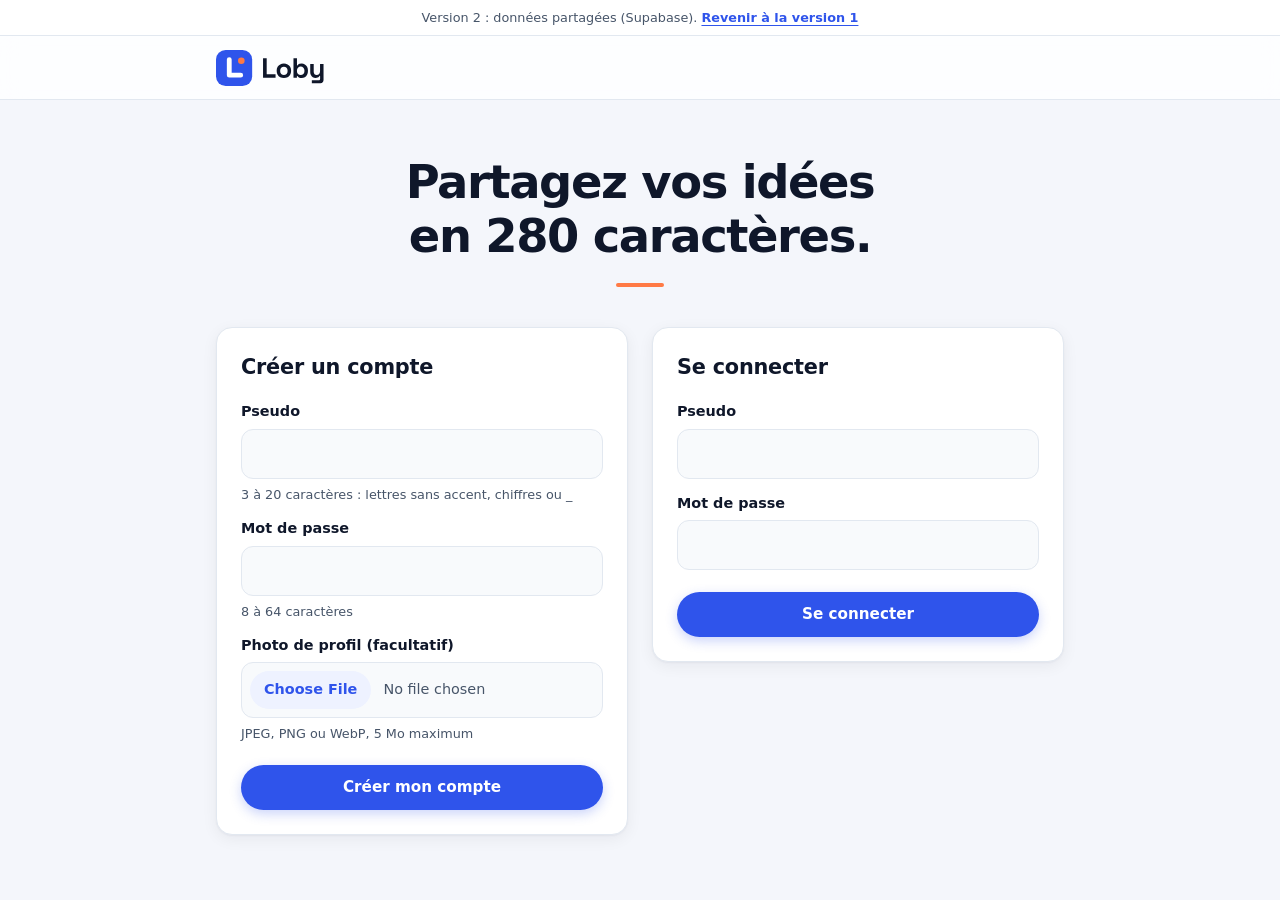
<file: v2/fil.html>
<!DOCTYPE html>
<!--
  Fichier : v2/fil.html
  Rôle    : page du fil de la version 2 de Loby (réservée aux utilisateurs connectés) : posts de tous
            les utilisateurs, lus dans Supabase, menu de navigation et bouton « + » pour publier.
  Membre  : Membre 3 (fil d'actualité et interface)
-->
<html lang="fr">
<head>
  <!-- Encodage des caractères : doit être la toute première balise pour bien afficher les accents. -->
  <meta charset="UTF-8">

  <!--
    SÉCURITÉ : Content-Security-Policy (CSP), la même qu'en version 1 (voir ../fil.html pour le détail
    de chaque directive), avec UNE directive en plus :
    - connect-src 'self' https://tcskegpdoldosfefhmvy.supabase.co : fetch() ne peut contacter que notre site
      et NOTRE projet Supabase. Si un attaquant réussissait à injecter du code, il ne pourrait pas envoyer
      les données (jeton de connexion, posts) vers son propre serveur : le navigateur bloquerait la requête.
    data: reste autorisé uniquement pour les images (photos en data URL), jamais pour les scripts.
  -->
  <meta http-equiv="Content-Security-Policy"
        content="default-src 'self'; script-src 'self'; style-src 'self'; img-src 'self' data:; connect-src 'self' https://tcskegpdoldosfefhmvy.supabase.co; object-src 'none'; base-uri 'self'; form-action 'self'">

  <!-- Adapte l'affichage à la largeur de l'écran (téléphones). -->
  <meta name="viewport" content="width=device-width, initial-scale=1">

  <!-- SÉCURITÉ : n'envoie jamais l'adresse de notre page aux autres sites (fuite d'informations via l'en-tête Referer). -->
  <meta name="referrer" content="no-referrer">

  <title>Loby v2 — Fil d'actualité</title>

  <!-- Icônes et feuille de style de la version 1, réutilisées (chemins RELATIFS : ../ remonte d'un dossier). -->
  <link rel="icon" href="../assets/favicon/favicon.svg" type="image/svg+xml">
  <link rel="icon" href="../assets/favicon/favicon.ico" sizes="48x48">
  <link rel="apple-touch-icon" href="../assets/favicon/apple-touch-icon.png">
  <link rel="manifest" href="../assets/favicon/site.webmanifest">
  <meta name="theme-color" content="#2F54EB">
  <link rel="stylesheet" href="../css/style.css">
</head>
<body>
  <!-- Bandeau de la version 2 (styles déjà existants : en-tete + aide). -->
  <p class="en-tete aide">Version 2 : données partagées (Supabase). <a href="../index.html">Revenir à la version 1</a></p>

  <!-- En-tête : logo, menu (Fil, Profil) et avatar qui mène au profil. Identique sur les 3 pages connectées. -->
  <header class="en-tete en-tete--connecte">
    <img src="../assets/logo/loby-horizontal-bleu.svg" alt="Loby" height="40">
    <!--
      Menu principal : dans l'en-tête sur ordinateur, barre d'onglets en bas de l'écran sur téléphone (style.css).
      aria-current="page" marque l'onglet de la page ouverte (lecteurs d'écran + style). Les icônes SVG sont
      décoratives (aria-hidden) : le libellé écrit à côté suffit.
    -->
    <nav class="navigation" aria-label="Navigation principale">
      <a href="fil.html" class="navigation-lien" aria-current="page">
        <svg class="icone" viewBox="0 0 24 24" width="24" height="24" aria-hidden="true" focusable="false">
          <path d="M3 10.5 12 3l9 7.5V20a1 1 0 0 1-1 1h-5v-6H9v6H4a1 1 0 0 1-1-1z"/>
        </svg>
        <span>Fil</span>
      </a>
      <a href="profil.html" class="navigation-lien">
        <svg class="icone" viewBox="0 0 24 24" width="24" height="24" aria-hidden="true" focusable="false">
          <circle cx="12" cy="8" r="4"/>
          <path d="M4 21a8 8 0 0 1 16 0"/>
        </svg>
        <span>Profil</span>
      </a>
    </nav>
    <!-- Avatar de l'utilisateur connecté (rempli en JS par js/cartes.js) : lien vers son profil. -->
    <a href="profil.html" id="lien-avatar" class="bouton-avatar" aria-label="Mon profil"></a>
  </header>

  <main class="contenu contenu--connecte">
    <h1 class="titre-cache">Fil d'actualité</h1>

    <!-- Le fil : les posts sont construits en JS avec createElement + textContent (jamais innerHTML). -->
    <section aria-labelledby="titre-fil">
      <h2 id="titre-fil" class="titre-section titre-section--haut">Fil</h2>
      <!-- Erreurs liées aux likes et aux suppressions (js/cartes.js). -->
      <p id="message-posts" class="message-erreur message-erreur--haut" aria-live="polite"></p>
      <div id="liste-posts"></div>
    </section>
  </main>

  <!-- Bouton rond « + » toujours visible : c'est un simple lien vers la page de publication. -->
  <a href="publier.html" class="bouton-flottant" aria-label="Publier un post">
    <svg class="icone" viewBox="0 0 24 24" width="28" height="28" aria-hidden="true" focusable="false">
      <path d="M12 5v14M5 12h14"/>
    </svg>
  </a>

  <!--
    SÉCURITÉ : scripts uniquement dans des fichiers .js séparés (aucun <script> inline), seul cas autorisé
    par la CSP (script-src 'self'). validation.js et images.js sont ceux de la version 1, réutilisés sans copie.
    js/fil.js vérifie la session dès son chargement (verifierConnexion, js/cartes.js) et redirige
    vers index.html si personne n'est connecté.
  -->
  <script src="../js/validation.js"></script>
  <script src="../js/images.js"></script>
  <script src="js/config.js"></script>
  <script src="js/supabase.js"></script>
  <script src="js/cartes.js"></script>
  <script src="js/fil.js"></script>
</body>
</html>
</file>
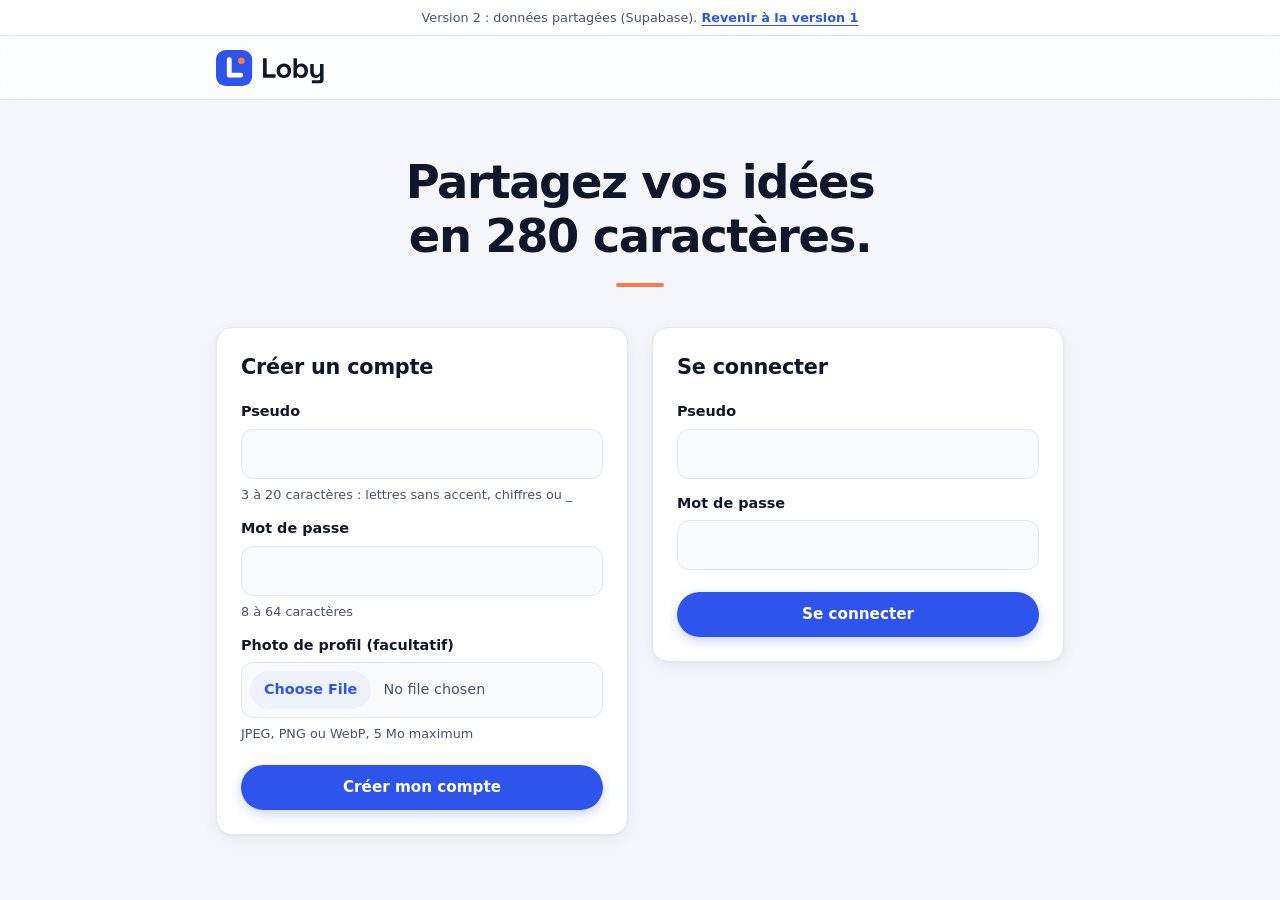
<file: v2/profil.html>
<!DOCTYPE html>
<!--
  Fichier : v2/profil.html
  Rôle    : page Profil de la version 2 de Loby (réservée aux utilisateurs connectés) : avatar et pseudo,
            changement de photo, nombre de posts et de likes reçus, mes posts (lus dans Supabase), déconnexion.
  Membre  : Membre 1 (comptes)
-->
<html lang="fr">
<head>
  <!-- Encodage des caractères : doit être la toute première balise pour bien afficher les accents. -->
  <meta charset="UTF-8">

  <!--
    SÉCURITÉ : Content-Security-Policy (CSP), la même qu'en version 1 (voir ../fil.html pour le détail
    de chaque directive), avec UNE directive en plus :
    - connect-src 'self' https://tcskegpdoldosfefhmvy.supabase.co : fetch() ne peut contacter que notre site
      et NOTRE projet Supabase. Si un attaquant réussissait à injecter du code, il ne pourrait pas envoyer
      les données (jeton de connexion, posts) vers son propre serveur : le navigateur bloquerait la requête.
    data: reste autorisé uniquement pour les images (photos en data URL), jamais pour les scripts.
  -->
  <meta http-equiv="Content-Security-Policy"
        content="default-src 'self'; script-src 'self'; style-src 'self'; img-src 'self' data:; connect-src 'self' https://tcskegpdoldosfefhmvy.supabase.co; object-src 'none'; base-uri 'self'; form-action 'self'">

  <!-- Adapte l'affichage à la largeur de l'écran (téléphones). -->
  <meta name="viewport" content="width=device-width, initial-scale=1">

  <!-- SÉCURITÉ : n'envoie jamais l'adresse de notre page aux autres sites (fuite d'informations via l'en-tête Referer). -->
  <meta name="referrer" content="no-referrer">

  <title>Loby v2 — Mon profil</title>

  <!-- Icônes et feuille de style de la version 1, réutilisées (chemins RELATIFS : ../ remonte d'un dossier). -->
  <link rel="icon" href="../assets/favicon/favicon.svg" type="image/svg+xml">
  <link rel="icon" href="../assets/favicon/favicon.ico" sizes="48x48">
  <link rel="apple-touch-icon" href="../assets/favicon/apple-touch-icon.png">
  <link rel="manifest" href="../assets/favicon/site.webmanifest">
  <meta name="theme-color" content="#2F54EB">
  <link rel="stylesheet" href="../css/style.css">
</head>
<body>
  <!-- Bandeau de la version 2 (styles déjà existants : en-tete + aide). -->
  <p class="en-tete aide">Version 2 : données partagées (Supabase). <a href="../index.html">Revenir à la version 1</a></p>

  <!-- En-tête : logo, menu (Fil, Profil) et avatar qui mène au profil. Identique sur les 3 pages connectées. -->
  <header class="en-tete en-tete--connecte">
    <img src="../assets/logo/loby-horizontal-bleu.svg" alt="Loby" height="40">
    <!--
      Menu principal : dans l'en-tête sur ordinateur, barre d'onglets en bas de l'écran sur téléphone (style.css).
      aria-current="page" marque l'onglet de la page ouverte (lecteurs d'écran + style). Les icônes SVG sont
      décoratives (aria-hidden) : le libellé écrit à côté suffit.
    -->
    <nav class="navigation" aria-label="Navigation principale">
      <a href="fil.html" class="navigation-lien">
        <svg class="icone" viewBox="0 0 24 24" width="24" height="24" aria-hidden="true" focusable="false">
          <path d="M3 10.5 12 3l9 7.5V20a1 1 0 0 1-1 1h-5v-6H9v6H4a1 1 0 0 1-1-1z"/>
        </svg>
        <span>Fil</span>
      </a>
      <a href="profil.html" class="navigation-lien" aria-current="page">
        <svg class="icone" viewBox="0 0 24 24" width="24" height="24" aria-hidden="true" focusable="false">
          <circle cx="12" cy="8" r="4"/>
          <path d="M4 21a8 8 0 0 1 16 0"/>
        </svg>
        <span>Profil</span>
      </a>
    </nav>
    <!-- Avatar de l'utilisateur connecté (rempli en JS par js/cartes.js) : lien vers son profil. -->
    <a href="profil.html" id="lien-avatar" class="bouton-avatar" aria-label="Mon profil"></a>
  </header>

  <main class="contenu contenu--connecte">
    <!-- Carte du profil : avatar, pseudo, chiffres et boutons (remplis en JS par js/profil.js, avec textContent). -->
    <section class="carte profil">
      <div id="profil-avatar" class="profil-avatar"></div>
      <h1 id="profil-pseudo" class="profil-pseudo"></h1>
      <!-- SÉCURITÉ : accept limite le choix aux JPEG, PNG et WebP ; images.js revérifie tout (type, octets, poids). -->
      <input type="file" id="champ-avatar" accept="image/jpeg,image/png,image/webp" hidden>
      <button type="button" id="bouton-avatar" class="bouton bouton--secondaire">Changer ma photo</button>
      <!-- Erreurs liées au changement de photo de profil (fichier refusé, refus du serveur). -->
      <p id="message-avatar" class="message-erreur" aria-live="polite"></p>

      <div class="profil-chiffres">
        <p class="profil-chiffre"><strong id="nombre-posts">0</strong> <span>Posts</span></p>
        <p class="profil-chiffre"><strong id="nombre-likes">0</strong> <span>Likes reçus</span></p>
      </div>

      <button type="button" id="bouton-deconnexion" class="bouton bouton--secondaire">Se déconnecter</button>
    </section>

    <!-- Mes posts : construits en JS avec createElement + textContent (jamais innerHTML), comme dans le fil. -->
    <section aria-labelledby="titre-mes-posts">
      <h2 id="titre-mes-posts" class="titre-section">Mes posts</h2>
      <!-- Erreurs liées aux likes et aux suppressions (js/cartes.js). -->
      <p id="message-posts" class="message-erreur message-erreur--haut" aria-live="polite"></p>
      <div id="liste-posts"></div>
    </section>
  </main>

  <!-- Bouton rond « + » toujours visible : c'est un simple lien vers la page de publication. -->
  <a href="publier.html" class="bouton-flottant" aria-label="Publier un post">
    <svg class="icone" viewBox="0 0 24 24" width="28" height="28" aria-hidden="true" focusable="false">
      <path d="M12 5v14M5 12h14"/>
    </svg>
  </a>

  <!--
    SÉCURITÉ : scripts uniquement dans des fichiers .js séparés (aucun <script> inline), seul cas autorisé
    par la CSP (script-src 'self'). validation.js et images.js sont ceux de la version 1, réutilisés sans copie.
    js/profil.js vérifie la session dès son chargement (verifierConnexion, js/cartes.js) et redirige
    vers index.html si personne n'est connecté.
  -->
  <script src="../js/validation.js"></script>
  <script src="../js/images.js"></script>
  <script src="js/config.js"></script>
  <script src="js/supabase.js"></script>
  <script src="js/cartes.js"></script>
  <script src="js/profil.js"></script>
</body>
</html>
</file>
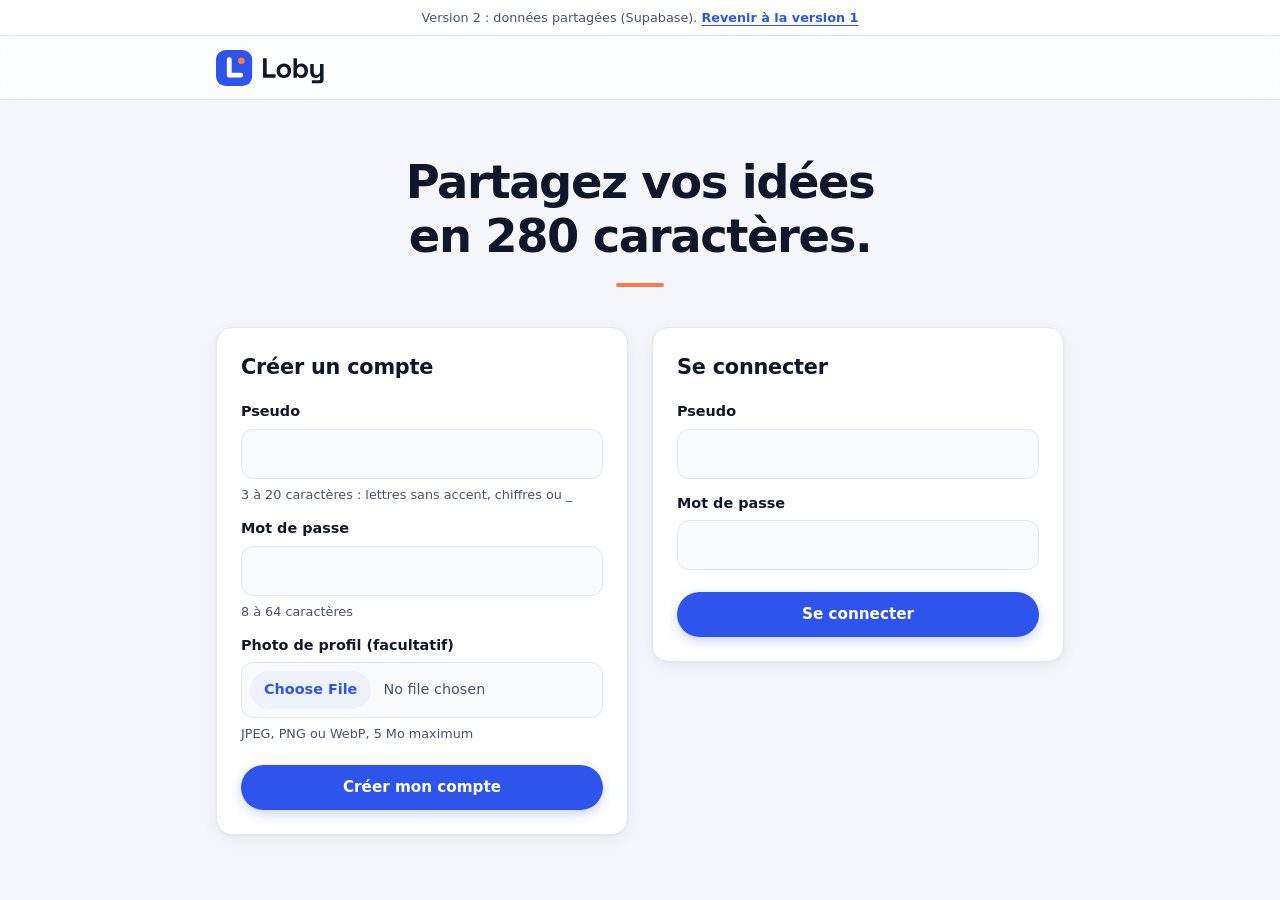
<file: v2/publier.html>
<!DOCTYPE html>
<!--
  Fichier : v2/publier.html
  Rôle    : page de publication de la version 2 de Loby (réservée aux utilisateurs connectés) : formulaire
            d'un nouveau post (photo facultative), envoyé à Supabase. Retour au fil après publication.
  Membre  : Membre 2 (posts et photos)
-->
<html lang="fr">
<head>
  <!-- Encodage des caractères : doit être la toute première balise pour bien afficher les accents. -->
  <meta charset="UTF-8">

  <!--
    SÉCURITÉ : Content-Security-Policy (CSP), la même qu'en version 1 (voir ../fil.html pour le détail
    de chaque directive), avec UNE directive en plus :
    - connect-src 'self' https://tcskegpdoldosfefhmvy.supabase.co : fetch() ne peut contacter que notre site
      et NOTRE projet Supabase. Si un attaquant réussissait à injecter du code, il ne pourrait pas envoyer
      les données (jeton de connexion, posts) vers son propre serveur : le navigateur bloquerait la requête.
    data: reste autorisé uniquement pour les images (photos en data URL), jamais pour les scripts.
  -->
  <meta http-equiv="Content-Security-Policy"
        content="default-src 'self'; script-src 'self'; style-src 'self'; img-src 'self' data:; connect-src 'self' https://tcskegpdoldosfefhmvy.supabase.co; object-src 'none'; base-uri 'self'; form-action 'self'">

  <!-- Adapte l'affichage à la largeur de l'écran (téléphones). -->
  <meta name="viewport" content="width=device-width, initial-scale=1">

  <!-- SÉCURITÉ : n'envoie jamais l'adresse de notre page aux autres sites (fuite d'informations via l'en-tête Referer). -->
  <meta name="referrer" content="no-referrer">

  <title>Loby v2 — Publier</title>

  <!-- Icônes et feuille de style de la version 1, réutilisées (chemins RELATIFS : ../ remonte d'un dossier). -->
  <link rel="icon" href="../assets/favicon/favicon.svg" type="image/svg+xml">
  <link rel="icon" href="../assets/favicon/favicon.ico" sizes="48x48">
  <link rel="apple-touch-icon" href="../assets/favicon/apple-touch-icon.png">
  <link rel="manifest" href="../assets/favicon/site.webmanifest">
  <meta name="theme-color" content="#2F54EB">
  <link rel="stylesheet" href="../css/style.css">
</head>
<body>
  <!-- Bandeau de la version 2 (styles déjà existants : en-tete + aide). -->
  <p class="en-tete aide">Version 2 : données partagées (Supabase). <a href="../index.html">Revenir à la version 1</a></p>

  <!-- En-tête : logo, menu (Fil, Profil) et avatar qui mène au profil. Identique sur les 3 pages connectées. -->
  <header class="en-tete en-tete--connecte">
    <img src="../assets/logo/loby-horizontal-bleu.svg" alt="Loby" height="40">
    <!--
      Menu principal : dans l'en-tête sur ordinateur, barre d'onglets en bas de l'écran sur téléphone (style.css).
      aria-current="page" marque l'onglet de la page ouverte (lecteurs d'écran + style). Les icônes SVG sont
      décoratives (aria-hidden) : le libellé écrit à côté suffit.
    -->
    <nav class="navigation" aria-label="Navigation principale">
      <a href="fil.html" class="navigation-lien">
        <svg class="icone" viewBox="0 0 24 24" width="24" height="24" aria-hidden="true" focusable="false">
          <path d="M3 10.5 12 3l9 7.5V20a1 1 0 0 1-1 1h-5v-6H9v6H4a1 1 0 0 1-1-1z"/>
        </svg>
        <span>Fil</span>
      </a>
      <a href="profil.html" class="navigation-lien">
        <svg class="icone" viewBox="0 0 24 24" width="24" height="24" aria-hidden="true" focusable="false">
          <circle cx="12" cy="8" r="4"/>
          <path d="M4 21a8 8 0 0 1 16 0"/>
        </svg>
        <span>Profil</span>
      </a>
    </nav>
    <!-- Avatar de l'utilisateur connecté (rempli en JS par js/cartes.js) : lien vers son profil. -->
    <a href="profil.html" id="lien-avatar" class="bouton-avatar" aria-label="Mon profil"></a>
  </header>

  <main class="contenu contenu--connecte">
    <section class="carte" aria-labelledby="titre-publier">
      <h1 id="titre-publier" class="carte-titre">Nouveau post</h1>
      <!--
        SÉCURITÉ : validation HTML (maxlength="280"), revérifiée en JavaScript (../js/validation.js)
        puis par la base (contraintes check : 280 caractères maximum, post vide refusé).
        Pas d'attribut "action" : l'envoi est géré en JS (js/publier.js).
      -->
      <form id="formulaire-post" class="formulaire">
        <label for="image-post">Photo (facultatif)</label>
        <!-- SÉCURITÉ : accept limite le choix aux JPEG, PNG et WebP ; images.js revérifie tout (type, octets, poids). -->
        <input type="file" id="image-post" name="image" accept="image/jpeg,image/png,image/webp">
        <!-- Aperçu de la photo avant publication (caché tant qu'aucune photo n'est choisie). -->
        <div id="zone-apercu" class="apercu" hidden>
          <div id="apercu-photo"></div>
          <button type="button" id="bouton-retirer-image" class="bouton bouton--danger">Retirer la photo</button>
        </div>

        <!-- Libellé changé en JS (js/publier.js) : « Description » quand une photo est choisie, « Quoi de neuf ? » sinon. -->
        <label for="texte-post" id="libelle-texte-post">Quoi de neuf ?</label>
        <textarea id="texte-post" name="texte" rows="3" maxlength="280"></textarea>
        <div class="formulaire-pied">
          <!-- Compteur de caractères restants, mis à jour à chaque frappe (js/publier.js). -->
          <span id="compteur" class="compteur" aria-live="polite"></span>
          <div class="formulaire-boutons">
            <!-- Annuler : simple lien qui ramène au fil, rien n'est publié. -->
            <a href="fil.html" class="bouton bouton--petit">Annuler</a>
            <button type="submit" id="bouton-publier" class="bouton bouton--principal">Publier</button>
          </div>
        </div>
        <p id="message-publication" class="message-erreur" aria-live="polite"></p>
      </form>
    </section>
  </main>

  <!--
    SÉCURITÉ : scripts uniquement dans des fichiers .js séparés (aucun <script> inline), seul cas autorisé
    par la CSP (script-src 'self'). validation.js et images.js sont ceux de la version 1, réutilisés sans copie.
    js/publier.js vérifie la session dès son chargement (verifierConnexion, js/cartes.js) et redirige
    vers index.html si personne n'est connecté.
  -->
  <script src="../js/validation.js"></script>
  <script src="../js/images.js"></script>
  <script src="js/config.js"></script>
  <script src="js/supabase.js"></script>
  <script src="js/cartes.js"></script>
  <script src="js/publier.js"></script>
</body>
</html>
</file>
<file: css/style.css>
/*
  Fichier : css/style.css
  Rôle    : unique feuille de style de Loby (couleurs, police, mise en page des 4 pages, menu de navigation, mode sombre, version téléphone).
  Membre  : Membre 3 (interface)

  SÉCURITÉ : tous les styles sont dans ce fichier externe. La CSP (style-src 'self') interdit
  les styles inline (attribut style="..." ou balise <style>), qu'un attaquant pourrait injecter
  pour cacher ou maquiller du contenu (faux bouton, faux formulaire).
  Aucune police ni image externe : tout vient de notre site (img-src 'self'), aucune requête vers un autre site.
*/

/* =====================================================================
   1. Variables : couleurs, ombres, arrondis
   ===================================================================== */

/* Définies une seule fois et réutilisées partout avec var(--nom).
   Le mode sombre (section 12) ne fait que redonner d'autres valeurs à ces variables. */
:root {
  color-scheme: light dark;                 /* champs et barres de défilement du navigateur suivent le thème */

  --couleur-principale: #2F54EB;            /* bleu Loby : boutons */
  --couleur-principale-foncee: #1D39C4;     /* bleu plus foncé : survol des boutons */
  --couleur-principale-douce: #EEF2FF;      /* bleu très pâle : fonds légers (survol, bouton « Choisir un fichier ») */
  --couleur-accent: #FF7A45;                /* corail : le point du logo, les likes */
  --couleur-accent-douce: #FFF1EA;          /* corail très pâle : survol du bouton like */
  --couleur-texte: #0F172A;                 /* bleu nuit presque noir : le texte */
  --couleur-texte-secondaire: #475569;      /* gris : dates, aides (contraste 7:1 sur blanc) */
  --couleur-lien: #2F54EB;                  /* liens et bouton secondaire */
  --couleur-focus: #2F54EB;                 /* contour du focus clavier */
  --couleur-bordure: #E2E8F0;               /* gris clair : bordures */
  --couleur-bordure-forte: #CBD5E1;         /* gris un peu plus marqué : survol des champs */
  --couleur-fond: #F4F6FB;                  /* fond de page légèrement teinté de bleu */
  --couleur-surface: #FFFFFF;               /* cartes blanches */
  --couleur-surface-douce: #F8FAFC;         /* fond des champs de saisie */
  --couleur-en-tete: rgba(255, 255, 255, 0.82); /* en-tête blanc légèrement transparent */
  --couleur-erreur: #B91C1C;                /* rouge : messages d'erreur, bouton Supprimer */
  --couleur-erreur-fond: #FEF2F2;           /* rouge très pâle : fond des messages d'erreur */

  --ombre-carte: 0 1px 2px rgba(15, 23, 42, 0.04), 0 4px 16px rgba(15, 23, 42, 0.06);
  --ombre-survol: 0 2px 4px rgba(15, 23, 42, 0.06), 0 12px 28px rgba(15, 23, 42, 0.10);
  --anneau-focus-champ: rgba(47, 84, 235, 0.30); /* halo bleu autour du champ actif */
  --rayon: 16px;                            /* arrondi des cartes */
  --transition: 180ms ease;                 /* durée des petites animations de survol */
  --hauteur-onglets: 64px;                  /* hauteur de la barre d'onglets en bas de l'écran (téléphone) */
}

/* =====================================================================
   2. Base de la page
   ===================================================================== */

/* Les tailles incluent les marges intérieures et les bordures (plus simple à calculer). */
* {
  box-sizing: border-box;
}

/* Police système (aucune police externe, donc aucune requête vers un autre site). */
body {
  margin: 0;
  font-family: system-ui, -apple-system, "Segoe UI", Roboto, sans-serif;
  font-size: 1rem;
  line-height: 1.5;
  color: var(--couleur-texte);
  background-color: var(--couleur-fond);
  -webkit-font-smoothing: antialiased;      /* texte plus net sur Mac */
}

a {
  color: var(--couleur-lien);
  font-weight: 600;
  text-underline-offset: 3px;
}

a:hover {
  text-decoration-thickness: 2px;
}

/* Contour bien visible pour la navigation au clavier (touche Tab), sur tous les éléments cliquables. */
a:focus-visible,
.navigation-lien:focus-visible,
.bouton-flottant:focus-visible,
.bouton:focus-visible,
.bouton-like:focus-visible,
.bouton-avatar:focus-visible {
  outline: 2px solid var(--couleur-focus);
  outline-offset: 3px;
}

/* =====================================================================
   3. En-tête collant
   ===================================================================== */

/* Bandeau du haut avec le logo : il reste collé en haut de l'écran quand on fait défiler la page.
   Le fond est légèrement transparent et flouté : on devine le contenu qui passe dessous. */
header.en-tete {
  --largeur-colonne: 880px;                 /* largeur de la colonne de contenu de la page d'accueil */
  position: sticky;
  top: 0;
  z-index: 10;
  display: flex;
  align-items: center;
  min-height: 64px;
  /* Marges gauche/droite calculées pour aligner le logo sur le bord des cartes en dessous :
     (largeur de l'écran - largeur de la colonne) / 2, et au moins 16 px sur téléphone. */
  padding: 12px max(16px, calc((100% - var(--largeur-colonne)) / 2 + 16px));
  background-color: var(--couleur-en-tete);
  -webkit-backdrop-filter: saturate(180%) blur(12px); /* même règle, pour Safari */
  backdrop-filter: saturate(180%) blur(12px);
  border-bottom: 1px solid var(--couleur-bordure);
}

/* Le logo (enfant direct de l'en-tête, pas l'avatar) garde ses proportions. */
header.en-tete > img {
  display: block;
  width: auto;
  height: 36px;
}

/* Pages connectées (fil, publier, profil) : logo et menu à gauche, avatar à droite,
   alignés sur la colonne des posts (600 px). */
.en-tete--connecte {
  --largeur-colonne: 600px;
  gap: 12px;
}

/* L'avatar (lien vers le profil) est poussé tout à droite. */
.en-tete--connecte > .bouton-avatar {
  margin-left: auto;
}

/* =====================================================================
   3 bis. Menu de navigation (Fil, Profil) et bouton « + »
   ===================================================================== */

/* Icônes SVG écrites dans le HTML : simple trait de la couleur du texte (currentColor),
   donc elles suivent automatiquement le survol, l'onglet actif et le mode sombre. */
.icone {
  flex-shrink: 0;
  fill: none;
  stroke: currentColor;
  stroke-width: 2;
  stroke-linecap: round;
  stroke-linejoin: round;
}

/* Sur ordinateur : les onglets sont dans l'en-tête, juste à côté du logo. */
.navigation {
  display: flex;
  gap: 4px;
  margin-left: 20px;
}

/* Un onglet : icône + libellé dans une pilule discrète. */
.navigation-lien {
  display: inline-flex;
  align-items: center;
  gap: 8px;
  padding: 8px 14px;
  font-size: 0.95rem;
  font-weight: 600;
  color: var(--couleur-texte-secondaire);
  text-decoration: none;
  border-radius: 999px;
  transition: background-color var(--transition), color var(--transition);
}

.navigation-lien .icone {
  width: 20px;
  height: 20px;
}

.navigation-lien:hover {
  color: var(--couleur-texte);
  background-color: var(--couleur-surface-douce);
}

/* Onglet de la page ouverte : repéré grâce à l'attribut aria-current="page" écrit dans le HTML
   (le même attribut sert aux lecteurs d'écran et au style : pas besoin de classe en plus). */
.navigation-lien[aria-current="page"] {
  color: var(--couleur-lien);
  background-color: var(--couleur-principale-douce);
}

/* Bouton rond « + » (lien vers publier.html), toujours visible en bas à droite de l'écran. */
.bouton-flottant {
  position: fixed;
  right: 24px;
  bottom: 24px;
  z-index: 20;
  display: flex;
  align-items: center;
  justify-content: center;
  width: 56px;
  height: 56px;
  color: #FFFFFF;
  background-color: var(--couleur-principale);
  border-radius: 50%;
  box-shadow: 0 6px 20px rgba(47, 84, 235, 0.40);
  transition: background-color var(--transition), transform var(--transition), box-shadow var(--transition);
}

.bouton-flottant .icone {
  stroke-width: 2.5;
}

/* Au survol : bleu plus foncé et léger soulèvement. */
.bouton-flottant:hover {
  background-color: var(--couleur-principale-foncee);
  box-shadow: 0 10px 28px rgba(47, 84, 235, 0.45);
  transform: translateY(-2px);
}

.bouton-flottant:active {
  transform: scale(0.95);
}

/* =====================================================================
   4. Bandeau « Version 2 » (pages v2 uniquement : <p class="en-tete aide">)
   ===================================================================== */

/* Fine bande d'information tout en haut, discrète mais lisible. Elle ne colle pas (seul le <header> colle). */
p.en-tete {
  margin: 0;
  padding: 8px 16px;
  font-size: 0.8rem;
  text-align: center;
  color: var(--couleur-texte-secondaire);
  background-color: var(--couleur-surface);
  border-bottom: 1px solid var(--couleur-bordure);
}

/* =====================================================================
   5. Avatars
   ===================================================================== */

/* Photo de profil ronde. object-fit: cover remplit le rond sans déformer l'image.
   Le box-shadow à 2 couches dessine un léger anneau : un fin liseré blanc puis un cercle bleu pâle. */
.avatar {
  flex-shrink: 0;
  width: 44px;
  height: 44px;
  border-radius: 50%;
  object-fit: cover;
  box-shadow: 0 0 0 2px var(--couleur-surface), 0 0 0 4px var(--couleur-principale-douce);
  transition: box-shadow var(--transition);
}

/* Avatar par défaut (pas de photo) : rond bleu dégradé avec l'initiale du pseudo en blanc, centrée. */
.avatar--initiale {
  display: inline-flex;
  align-items: center;
  justify-content: center;
  font-size: 1rem;
  font-weight: 700;
  color: #FFFFFF;
  background: linear-gradient(135deg, var(--couleur-principale), #1D39C4);
}

/* Lien invisible autour de l'avatar du haut (clic = ouvrir son profil). */
.bouton-avatar {
  display: inline-flex;
  padding: 0;
  border: none;
  border-radius: 50%;
  background: none;
  cursor: pointer;
}

/* Avatar du haut un peu plus petit. */
.bouton-avatar .avatar {
  width: 36px;
  height: 36px;
  font-size: 0.9rem;
}

/* Au survol, l'anneau devient corail : on comprend que l'avatar est cliquable. */
.bouton-avatar:hover .avatar {
  box-shadow: 0 0 0 2px var(--couleur-surface), 0 0 0 4px var(--couleur-accent);
}

/* =====================================================================
   6. Mise en page et page d'accueil
   ===================================================================== */

/* Zone de contenu centrée, limitée en largeur pour rester lisible. */
.contenu {
  max-width: 600px;
  margin: 0 auto;
  padding: 24px 16px 64px;
}

/* La page d'accueil est plus large, pour mettre les 2 formulaires côte à côte. */
.contenu--accueil {
  max-width: 880px;
}

/* Grand titre accrocheur. clamp() : taille fluide, entre 1,9rem (téléphone) et 2,9rem (ordinateur). */
.accroche {
  max-width: 16em;
  margin: 32px auto 40px;
  font-size: clamp(1.9rem, 5vw, 2.9rem);
  font-weight: 800;
  line-height: 1.15;
  letter-spacing: -0.03em;
  text-align: center;
  text-wrap: balance;                       /* répartit le titre équitablement sur les lignes */
}

/* Petit trait corail décoratif sous le titre (rappel du point du logo). */
.accroche::after {
  content: "";
  display: block;
  width: 48px;
  height: 4px;
  margin: 20px auto 0;
  border-radius: 999px;
  background-color: var(--couleur-accent);
}

/* Sur téléphone : les 2 formulaires l'un sous l'autre. */
.grille-formulaires {
  display: grid;
  grid-template-columns: 1fr;
  align-items: start;                       /* chaque carte garde sa propre hauteur */
  gap: 20px;
}

/* Sur un écran d'au moins 720 px : les 2 formulaires côte à côte. */
@media (min-width: 720px) {
  .grille-formulaires {
    grid-template-columns: 1fr 1fr;
    gap: 24px;
  }
}

/* Lien « Essayer la version partagée (v2) » sous les formulaires, centré. */
.contenu--accueil > .aide {
  margin-top: 28px;
  text-align: center;
}

/* Titre présent pour les lecteurs d'écran, mais caché à l'écran. */
.titre-cache {
  position: absolute;
  width: 1px;
  height: 1px;
  overflow: hidden;
  clip-path: inset(50%);
  white-space: nowrap;
}

/* Titre « Fil » ou « Mes posts » au-dessus des posts. */
.titre-section {
  margin: 36px 0 14px;
  font-size: 1.25rem;
  font-weight: 800;
  letter-spacing: -0.01em;
}

/* Sur le fil, le titre est le premier élément de la page : pas besoin de grand espace au-dessus. */
.titre-section--haut {
  margin-top: 0;
}

/* Carte blanche arrondie avec une ombre douce (formulaires). */
.carte {
  padding: 24px;
  background-color: var(--couleur-surface);
  border: 1px solid var(--couleur-bordure);
  border-radius: var(--rayon);
  box-shadow: var(--ombre-carte);
}

.carte-titre {
  margin: 0 0 18px;
  font-size: 1.3rem;
  font-weight: 800;
  letter-spacing: -0.01em;
}

/* =====================================================================
   7. Formulaires
   ===================================================================== */

.formulaire {
  display: flex;
  flex-direction: column;
}

.formulaire label {
  margin-top: 14px;
  font-size: 0.9rem;
  font-weight: 600;
}

/* Le tout premier libellé n'a pas besoin d'espace au-dessus. */
.formulaire label:first-child {
  margin-top: 0;
}

/* Champs larges et confortables. 1rem (16 px) minimum : évite le zoom automatique sur iPhone. */
.formulaire input,
.formulaire textarea {
  width: 100%;
  margin-top: 6px;
  padding: 12px 14px;
  font: inherit;
  font-size: 1rem;
  color: var(--couleur-texte);
  background-color: var(--couleur-surface-douce);
  border: 1px solid var(--couleur-bordure);
  border-radius: 12px;
  transition: border-color var(--transition), outline-color var(--transition), background-color var(--transition);
}

.formulaire input:hover,
.formulaire textarea:hover {
  border-color: var(--couleur-bordure-forte);
}

/* Champ actif : bordure bleue et halo bleu bien visibles (utile au clavier). */
.formulaire input:focus,
.formulaire textarea:focus {
  border-color: var(--couleur-principale);
  outline: 3px solid var(--anneau-focus-champ);
  outline-offset: 0;
  background-color: var(--couleur-surface);
}

.formulaire textarea {
  min-height: 96px;
  resize: vertical;
}

/* Champ de choix de fichier (photos). */
.formulaire input[type="file"] {
  padding: 8px;
  font-size: 0.9rem;
  color: var(--couleur-texte-secondaire);
  cursor: pointer;
}

/* Le bouton « Choisir un fichier » du navigateur, redessiné en pilule bleu pâle. */
.formulaire input[type="file"]::file-selector-button {
  margin-right: 12px;
  padding: 8px 14px;
  font: inherit;
  font-weight: 600;
  color: var(--couleur-lien);
  background-color: var(--couleur-principale-douce);
  border: none;
  border-radius: 999px;
  cursor: pointer;
}

/* Aperçu de la photo avant publication (caché par l'attribut hidden tant qu'aucune photo n'est choisie).
   Volontairement aucune règle « display » ici : elle écraserait l'attribut hidden. */
.apercu {
  margin-top: 12px;
}

.apercu-image {
  display: block;
  max-width: 100%;
  max-height: 280px;
  margin-bottom: 10px;
  border-radius: 12px;
}

/* Petite aide sous un champ (règles du pseudo et du mot de passe). */
.aide {
  margin: 6px 0 0;
  font-size: 0.8rem;
  color: var(--couleur-texte-secondaire);
}

/* Bouton d'envoi des formulaires de la page d'accueil (enfant direct du formulaire : prend toute la largeur). */
.formulaire > button[type="submit"] {
  margin-top: 22px;
}

/* Ligne sous la zone de texte : compteur à gauche, boutons Annuler et Publier à droite. */
.formulaire-pied {
  display: flex;
  align-items: center;
  justify-content: space-between;
  gap: 12px;
  margin-top: 12px;
}

.compteur {
  font-size: 0.85rem;
  color: var(--couleur-texte-secondaire);
  font-variant-numeric: tabular-nums;       /* chiffres de même largeur : le compteur ne « saute » pas */
}

/* Annuler et Publier côte à côte. */
.formulaire-boutons {
  display: flex;
  align-items: center;
  gap: 8px;
}

/* Classe ajoutée en JS quand il reste moins de 20 caractères. */
.compteur--alerte {
  color: var(--couleur-erreur);
  font-weight: 600;
}

/* =====================================================================
   8. Messages
   ===================================================================== */

/* Message d'erreur dans un encadré rouge pâle : caché tant qu'il est vide (le JS écrit le texte avec textContent). */
.message-erreur {
  margin: 14px 0 0;
  padding: 10px 14px;
  font-size: 0.9rem;
  font-weight: 600;
  color: var(--couleur-erreur);
  background-color: var(--couleur-erreur-fond);
  border-radius: 12px;
}

.message-erreur:empty {
  display: none;
}

/* Message tout en haut de la page (erreurs de photo de profil). */
.message-erreur--haut {
  margin: 0 0 16px;
}

/* Fil vide : carte en pointillés. */
.fil-vide {
  margin: 0;
  padding: 40px 16px;
  color: var(--couleur-texte-secondaire);
  text-align: center;
  border: 2px dashed var(--couleur-bordure-forte);
  border-radius: var(--rayon);
}

/* =====================================================================
   9. Boutons (forme « pilule »)
   ===================================================================== */

/* Un lien qui a l'apparence d'un bouton (« Annuler » de la page Publier) : pas de soulignement. */
a.bouton {
  text-decoration: none;
}

.bouton {
  display: inline-flex;
  align-items: center;
  justify-content: center;
  padding: 10px 20px;
  font: inherit;
  font-size: 0.95rem;
  font-weight: 600;
  border: 1px solid transparent;
  border-radius: 999px;
  cursor: pointer;
  transition: background-color var(--transition), border-color var(--transition),
              color var(--transition), transform var(--transition);
}

/* Effet « enfoncé » au clic. */
.bouton:active:not(:disabled),
.bouton-like:active {
  transform: scale(0.97);
}

/* Bouton grisé pendant le hachage du mot de passe (attribut disabled). */
.bouton:disabled {
  opacity: 0.6;
  cursor: wait;
}

.bouton--principal {
  color: #FFFFFF;
  background-color: var(--couleur-principale);
  box-shadow: 0 4px 12px rgba(47, 84, 235, 0.25);
}

.bouton--principal:hover:not(:disabled) {
  background-color: var(--couleur-principale-foncee);
}

/* « Se déconnecter » : pilule claire avec bordure. */
.bouton--secondaire {
  color: var(--couleur-lien);
  background-color: var(--couleur-surface);
  border-color: var(--couleur-bordure-forte);
}

.bouton--secondaire:hover {
  background-color: var(--couleur-principale-douce);
  border-color: var(--couleur-lien);
}

/* « Supprimer », « Oui », « Retirer la photo » : texte rouge, discret jusqu'au survol. */
.bouton--danger {
  padding: 6px 14px;
  font-size: 0.875rem;
  color: var(--couleur-erreur);
  background-color: transparent;
  border-color: var(--couleur-bordure);
}

.bouton--danger:hover {
  background-color: var(--couleur-erreur-fond);
  border-color: var(--couleur-erreur);
}

/* Petit bouton neutre (« Annuler » de la confirmation de suppression). */
.bouton--petit {
  padding: 6px 14px;
  font-size: 0.875rem;
  color: var(--couleur-texte);
  background-color: transparent;
  border-color: var(--couleur-bordure);
}

.bouton--petit:hover {
  background-color: var(--couleur-surface-douce);
  border-color: var(--couleur-bordure-forte);
}

/* =====================================================================
   10. Posts (fil façon Instagram / Twitter)
   ===================================================================== */

.post {
  margin-bottom: 16px;
  padding: 18px 20px 14px;
  background-color: var(--couleur-surface);
  border: 1px solid var(--couleur-bordure);
  border-radius: var(--rayon);
  box-shadow: var(--ombre-carte);
  transition: box-shadow var(--transition);
}

/* Légère élévation au survol. */
.post:hover {
  box-shadow: var(--ombre-survol);
}

/* En-tête du post en grille : l'avatar à gauche sur 2 lignes, le pseudo au-dessus de la date. */
.post-en-tete {
  display: grid;
  grid-template-columns: auto 1fr;
  column-gap: 12px;
  align-items: center;
  line-height: 1.3;
}

.post-en-tete .avatar {
  grid-row: 1 / span 2;
}

.post-en-tete strong {
  font-weight: 700;
  overflow-wrap: anywhere;
}

/* Date discrète. */
.post-en-tete time {
  font-size: 0.8rem;
  color: var(--couleur-texte-secondaire);
}

/* pre-wrap garde les retours à la ligne du post ; anywhere coupe les mots très longs (pas de débordement). */
.post-texte {
  margin: 14px 0 4px;
  line-height: 1.55;
  white-space: pre-wrap;
  overflow-wrap: anywhere;
}

/* Photo d'un post (affichée avant le texte) : toute la largeur de la carte, coins arrondis. */
.post-image {
  display: block;
  width: 100%;
  height: auto;
  margin: 14px 0 0;
  border-radius: 12px;
  background-color: var(--couleur-surface-douce);
}

/* Barre d'actions séparée par un fin trait.
   flex-wrap : sur téléphone, la confirmation de suppression passe à la ligne au lieu de déborder. */
.post-actions {
  display: flex;
  flex-wrap: wrap;
  align-items: center;
  justify-content: space-between;
  gap: 8px;
  margin-top: 14px;
  padding-top: 12px;
  border-top: 1px solid var(--couleur-bordure);
}

/* « Supprimer ce post ? » suivi des boutons Oui et Annuler. */
.confirmation {
  display: flex;
  flex-wrap: wrap;
  align-items: center;
  gap: 8px;
  font-size: 0.875rem;
  font-weight: 600;
}

/* Bouton like « ♥ 3 » : pilule discrète. */
.bouton-like {
  display: inline-flex;
  align-items: center;
  padding: 6px 14px;
  font: inherit;
  font-size: 0.95rem;
  font-weight: 600;
  color: var(--couleur-texte-secondaire);
  background-color: transparent;
  border: 1px solid var(--couleur-bordure);
  border-radius: 999px;
  cursor: pointer;
  transition: background-color var(--transition), border-color var(--transition),
              color var(--transition), transform var(--transition);
}

.bouton-like:hover {
  color: var(--couleur-texte);
  background-color: var(--couleur-accent-douce);
  border-color: var(--couleur-accent);
}

/* Classe ajoutée en JS quand l'utilisateur a liké le post : fond corail.
   Texte bleu nuit fixe (pas la variable) : il reste foncé en mode sombre, contraste 7:1 sur le corail. */
.bouton-like--actif,
.bouton-like--actif:hover {
  color: #0F172A;
  background-color: var(--couleur-accent);
  border-color: var(--couleur-accent);
}

/* =====================================================================
   10 bis. Page Profil
   ===================================================================== */

/* Carte du profil : tout est centré, les éléments empilés les uns sous les autres. */
.profil {
  display: flex;
  flex-direction: column;
  align-items: center;
  gap: 12px;
  text-align: center;
}

/* Grand avatar (96 px au lieu de 44 px), avec un anneau un peu plus épais. */
.profil-avatar .avatar {
  width: 96px;
  height: 96px;
  font-size: 2.4rem;
  box-shadow: 0 0 0 3px var(--couleur-surface), 0 0 0 6px var(--couleur-principale-douce);
}

.profil-pseudo {
  margin: 0;
  font-size: 1.5rem;
  font-weight: 800;
  letter-spacing: -0.01em;
  overflow-wrap: anywhere;
}

/* Le message d'erreur de la photo prend toute la largeur de la carte. */
.profil .message-erreur {
  align-self: stretch;
  margin: 0;
}

/* Les deux chiffres (posts, likes reçus) côte à côte. */
.profil-chiffres {
  display: flex;
  justify-content: center;
  gap: 12px;
  align-self: stretch;
  margin: 4px 0;
}

/* Une case chiffre : le nombre en grand, le libellé en petit dessous. */
.profil-chiffre {
  display: flex;
  flex-direction: column;
  flex: 1;
  max-width: 160px;
  margin: 0;
  padding: 12px;
  background-color: var(--couleur-surface-douce);
  border: 1px solid var(--couleur-bordure);
  border-radius: 12px;
}

.profil-chiffre strong {
  font-size: 1.5rem;
  font-weight: 800;
  line-height: 1.2;
  font-variant-numeric: tabular-nums;
}

.profil-chiffre span {
  font-size: 0.8rem;
  color: var(--couleur-texte-secondaire);
}

/* Pages connectées : de la place en bas pour que le bouton « + » ne cache pas le dernier post. */
.contenu--connecte {
  padding-bottom: 112px;
}

/* =====================================================================
   10 ter. Téléphone et petite tablette (moins de 720 px) : barre d'onglets en bas
   ===================================================================== */

@media (max-width: 719px) {
  /* Un élément avec backdrop-filter devient le repère des éléments « position: fixed » qu'il contient :
     la barre d'onglets resterait collée à l'en-tête au lieu du bas de l'écran. Sur téléphone, l'en-tête
     perd donc son flou et prend un fond plein (c'est la barre d'onglets qui garde l'effet flouté). */
  header.en-tete--connecte {
    -webkit-backdrop-filter: none;
    backdrop-filter: none;
    background-color: var(--couleur-surface);
  }

  /* Le menu devient une barre fixée en bas de l'écran, façon Instagram. */
  .navigation {
    position: fixed;
    right: 0;
    bottom: 0;
    left: 0;
    z-index: 20;
    gap: 0;
    margin: 0;
    /* env(safe-area-inset-bottom) : place de la barre d'accueil de l'iPhone, pour que les onglets restent cliquables. */
    padding-bottom: env(safe-area-inset-bottom);
    background-color: var(--couleur-en-tete);
    -webkit-backdrop-filter: saturate(180%) blur(12px);
    backdrop-filter: saturate(180%) blur(12px);
    border-top: 1px solid var(--couleur-bordure);
  }

  /* Chaque onglet prend la moitié de la largeur : icône au-dessus, libellé en dessous. */
  .navigation-lien {
    flex: 1;
    flex-direction: column;
    justify-content: center;
    gap: 2px;
    height: var(--hauteur-onglets);
    padding: 0;
    font-size: 0.75rem;
    border-radius: 0;
  }

  .navigation-lien .icone {
    width: 24px;
    height: 24px;
  }

  /* Pas de pilule en bas : l'onglet actif est en bleu avec une icône pleine. */
  .navigation-lien:hover,
  .navigation-lien[aria-current="page"] {
    background-color: transparent;
  }

  .navigation-lien[aria-current="page"] .icone {
    fill: currentColor;
  }

  /* Contour du focus clavier dessiné à l'intérieur de l'onglet (sinon coupé par le bord de l'écran). */
  .navigation-lien:focus-visible {
    outline-offset: -4px;
  }

  /* Le bouton « + » remonte au-dessus de la barre d'onglets. */
  .bouton-flottant {
    right: 16px;
    bottom: calc(var(--hauteur-onglets) + 16px + env(safe-area-inset-bottom));
  }

  /* Marge en bas du contenu : barre d'onglets + bouton « + » + zone de l'iPhone, rien n'est caché derrière. */
  .contenu--connecte {
    padding-bottom: calc(var(--hauteur-onglets) + 96px + env(safe-area-inset-bottom));
  }
}

/* =====================================================================
   11. Téléphone (écrans de 480 px ou moins)
   ===================================================================== */

@media (max-width: 480px) {
  /* Sur les pages connectées, logo réduit au symbole seul (le carré du kit logo), comme une appli. */
  header.en-tete--connecte > img {
    content: url("../assets/logo/loby-symbole-bleu.svg");
    height: 34px;
  }

  .bouton--secondaire {
    padding: 8px 14px;
    font-size: 0.875rem;
  }

  .carte {
    padding: 20px;
  }

  .post {
    padding: 16px 16px 12px;
  }

  .accroche {
    margin: 16px auto 28px;
  }
}

/* =====================================================================
   12. Mode sombre automatique (suit le réglage du système)
   ===================================================================== */

/* On redonne simplement d'autres valeurs aux variables : tout le site suit.
   Contrastes vérifiés : texte 14:1, texte secondaire 6,9:1, liens 7:1 sur les cartes (minimum demandé : 4,5:1). */
@media (prefers-color-scheme: dark) {
  :root {
    --couleur-principale-douce: rgba(141, 162, 255, 0.14);
    --couleur-accent-douce: rgba(255, 122, 69, 0.14);
    --couleur-texte: #E2E8F0;
    --couleur-texte-secondaire: #94A3B8;
    --couleur-lien: #8DA2FF;
    --couleur-focus: #8DA2FF;
    --couleur-bordure: #1E293B;
    --couleur-bordure-forte: #334155;
    --couleur-fond: #0B1120;
    --couleur-surface: #111827;
    --couleur-surface-douce: #0F172A;
    --couleur-en-tete: rgba(11, 17, 32, 0.82);
    --couleur-erreur: #FCA5A5;
    --couleur-erreur-fond: rgba(248, 113, 113, 0.12);

    --ombre-carte: 0 1px 2px rgba(0, 0, 0, 0.40), 0 4px 16px rgba(0, 0, 0, 0.25);
    --ombre-survol: 0 2px 4px rgba(0, 0, 0, 0.45), 0 12px 28px rgba(0, 0, 0, 0.35);
    --anneau-focus-champ: rgba(141, 162, 255, 0.40);
  }

  /* Le nom « Loby » du logo bleu est écrit en bleu nuit : invisible sur fond sombre.
     On affiche à la place la variante blanche du kit logo (chemin relatif à ce fichier CSS). */
  header.en-tete > img {
    content: url("../assets/logo/loby-horizontal-blanc.svg");
  }
}

/* Pages connectées sur téléphone en mode sombre : on garde le symbole bleu (lisible sur les deux fonds).
   Répété ici car la règle du mode sombre ci-dessus est écrite après celle du téléphone. */
@media (prefers-color-scheme: dark) and (max-width: 480px) {
  header.en-tete--connecte > img {
    content: url("../assets/logo/loby-symbole-bleu.svg");
  }
}

/* =====================================================================
   13. Accessibilité : moins d'animations si l'utilisateur l'a demandé
   ===================================================================== */

/* Réglage du système « réduire les animations » : on coupe toutes les transitions. */
@media (prefers-reduced-motion: reduce) {
  * {
    transition: none !important;
  }
}
</file>
